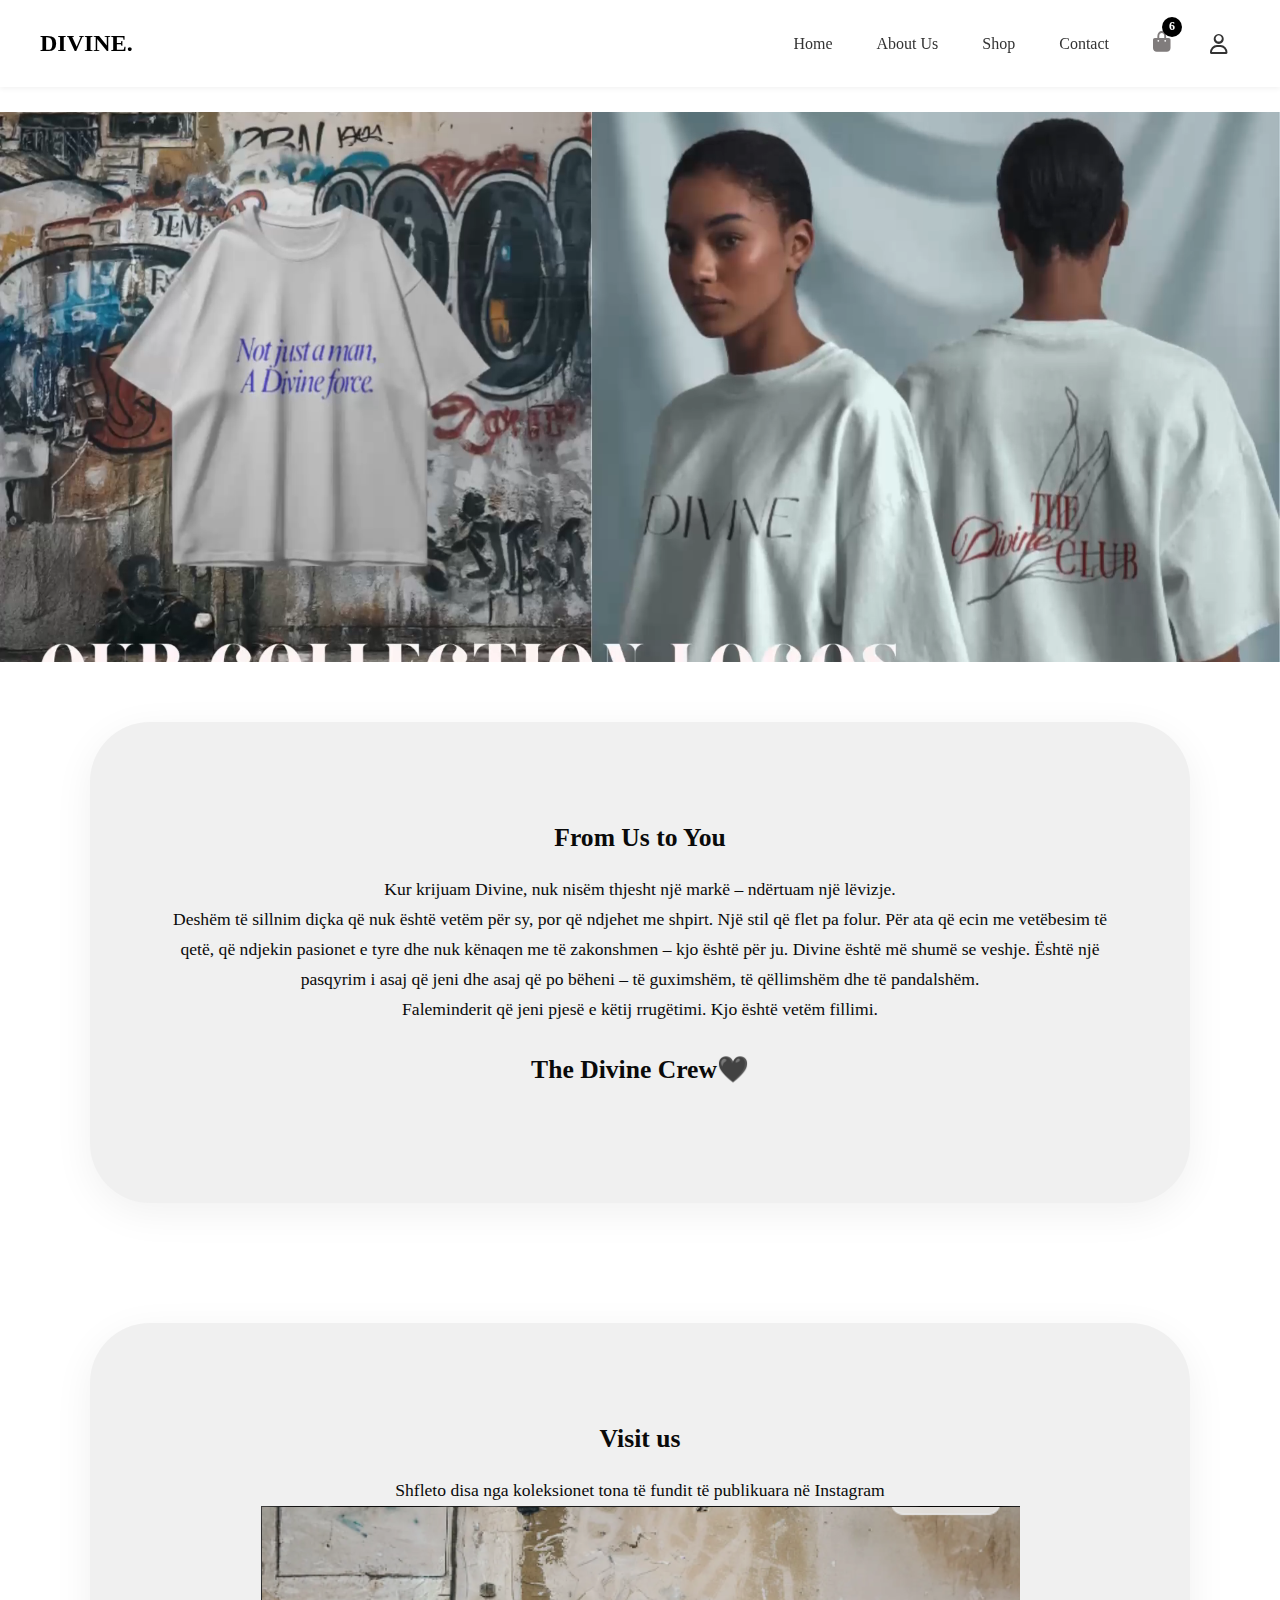
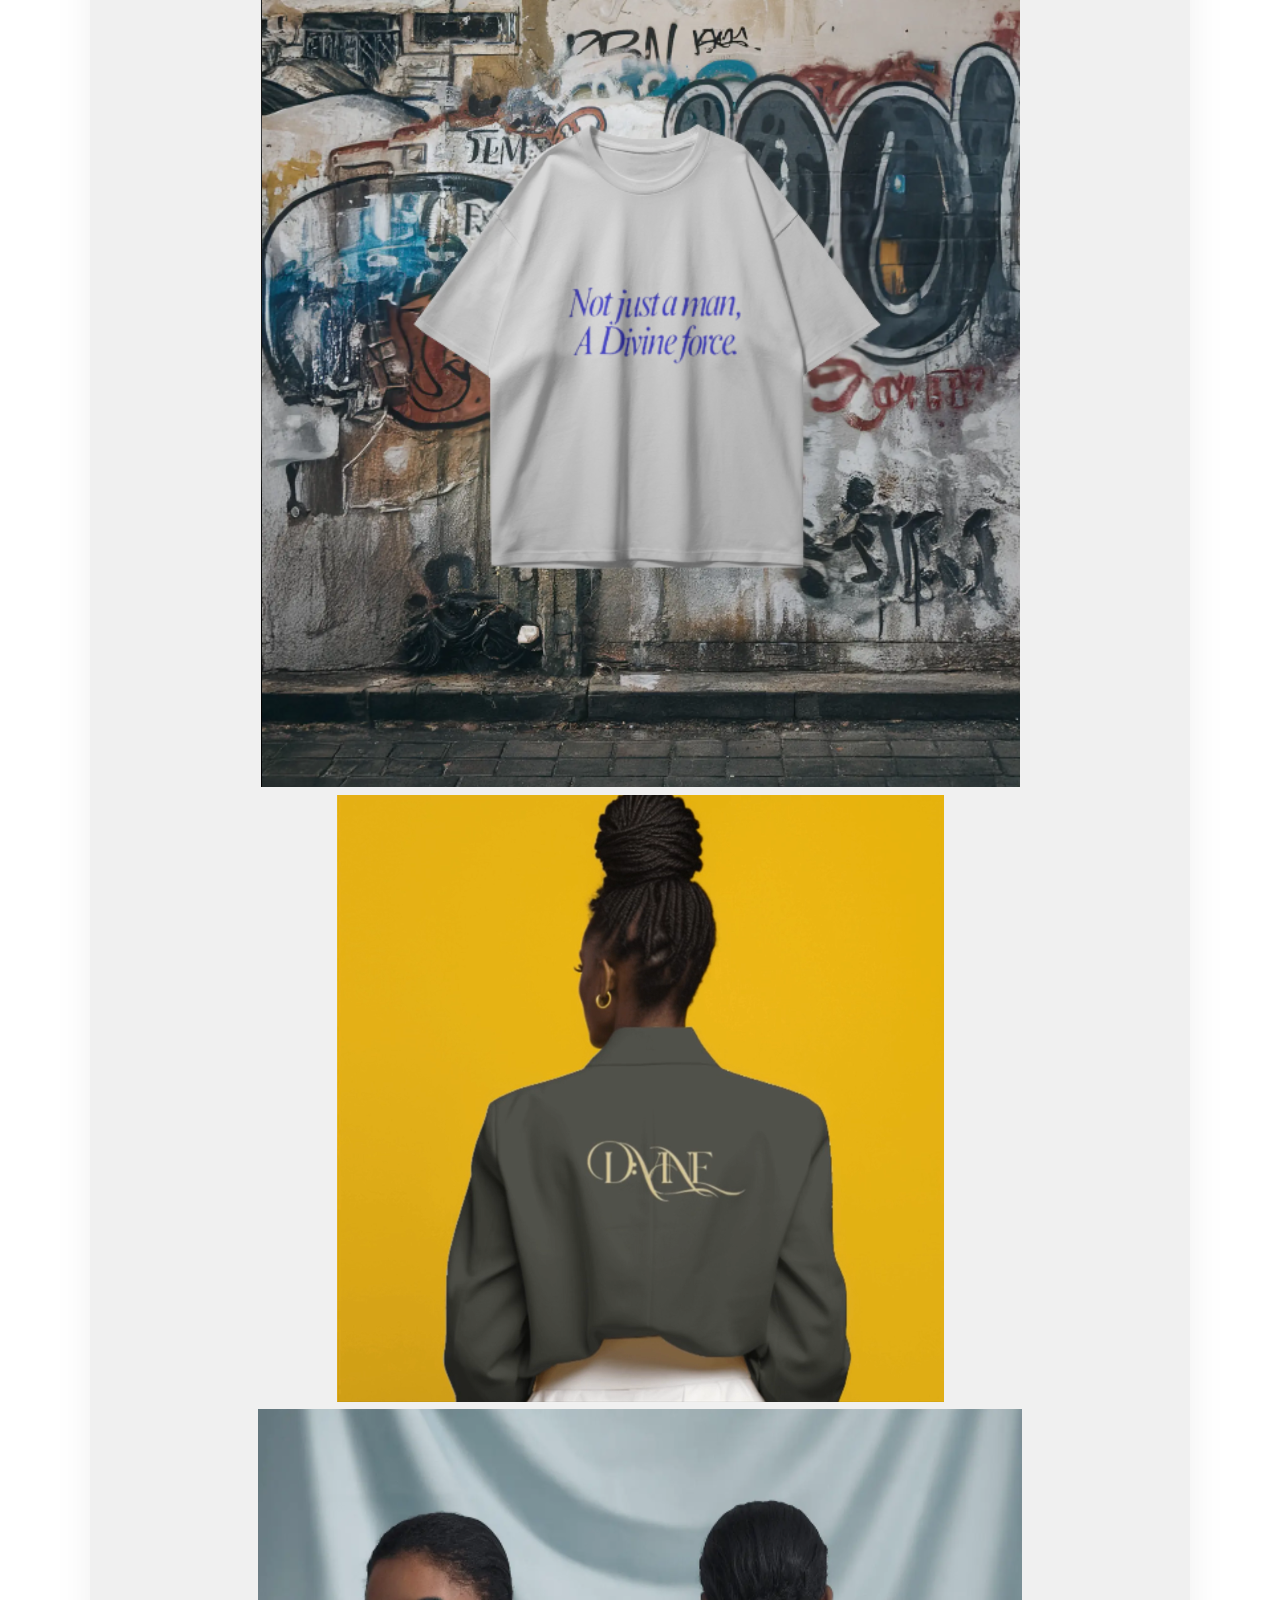
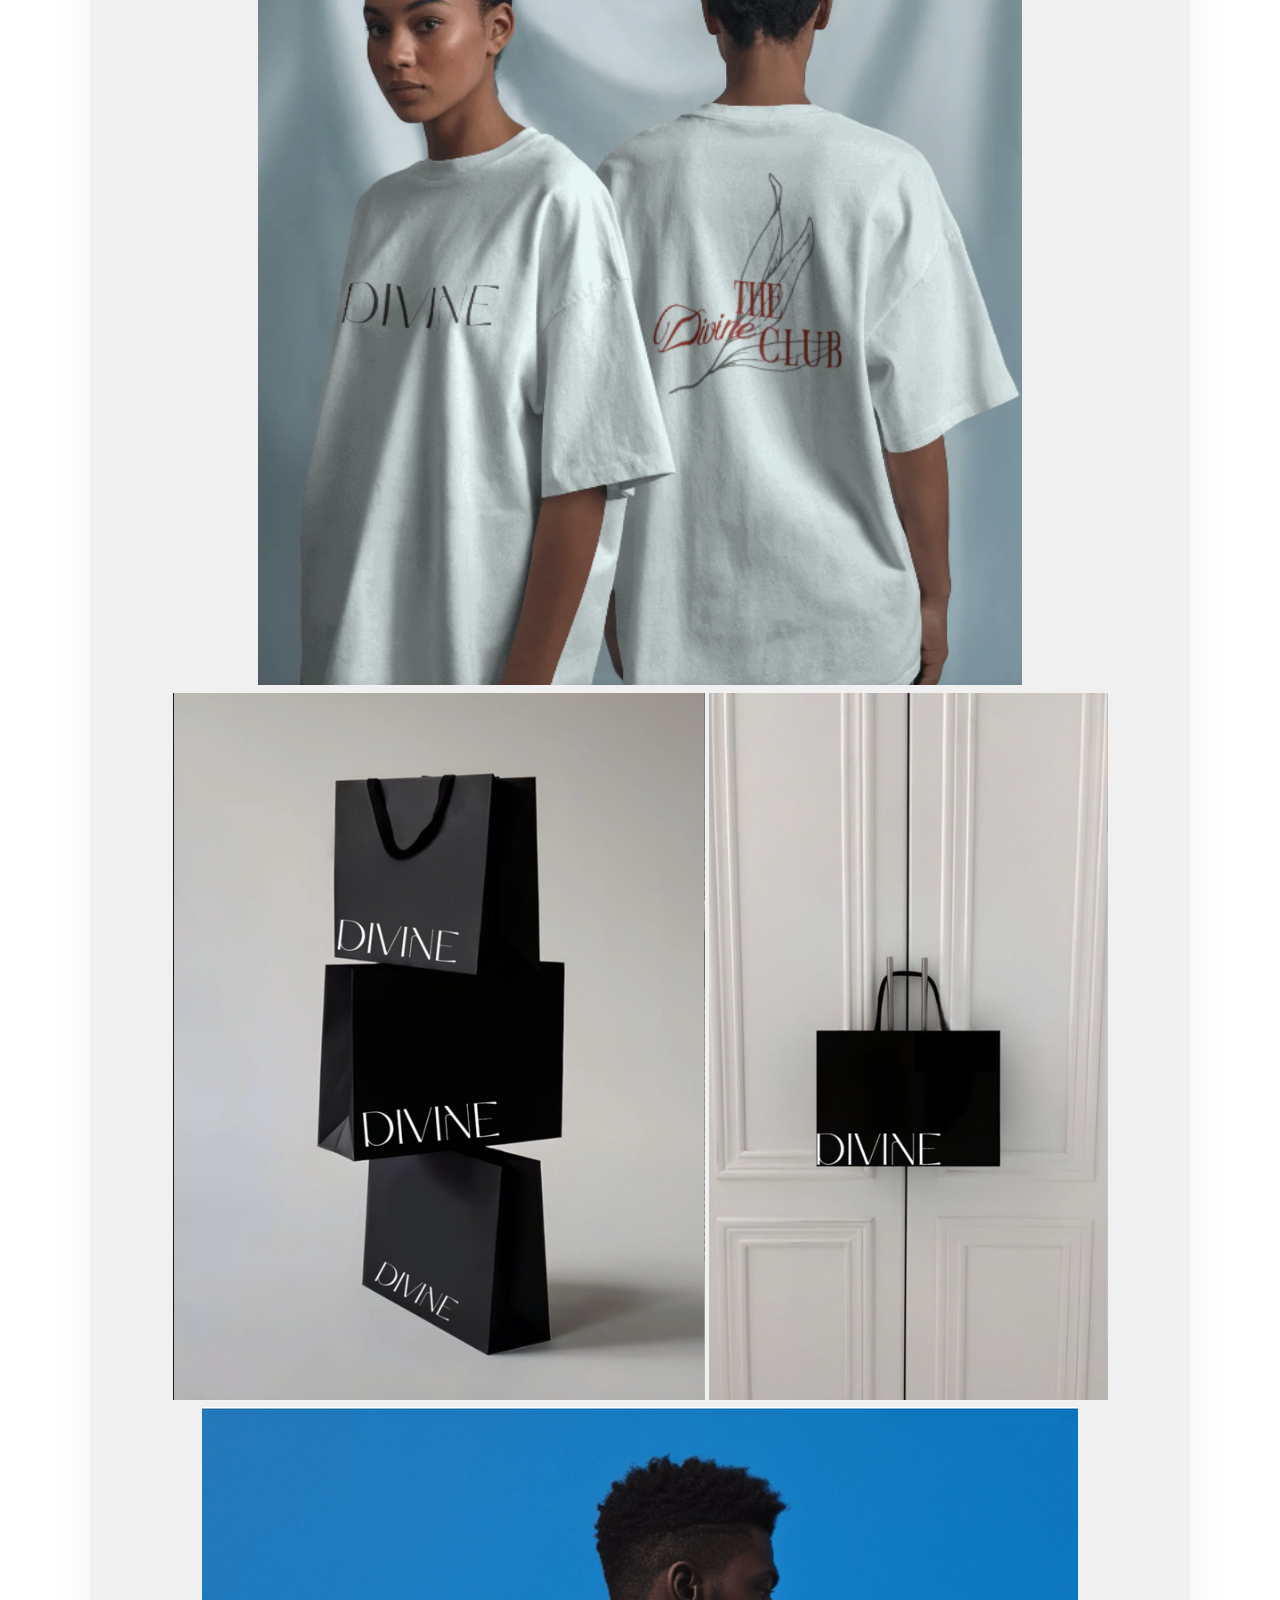
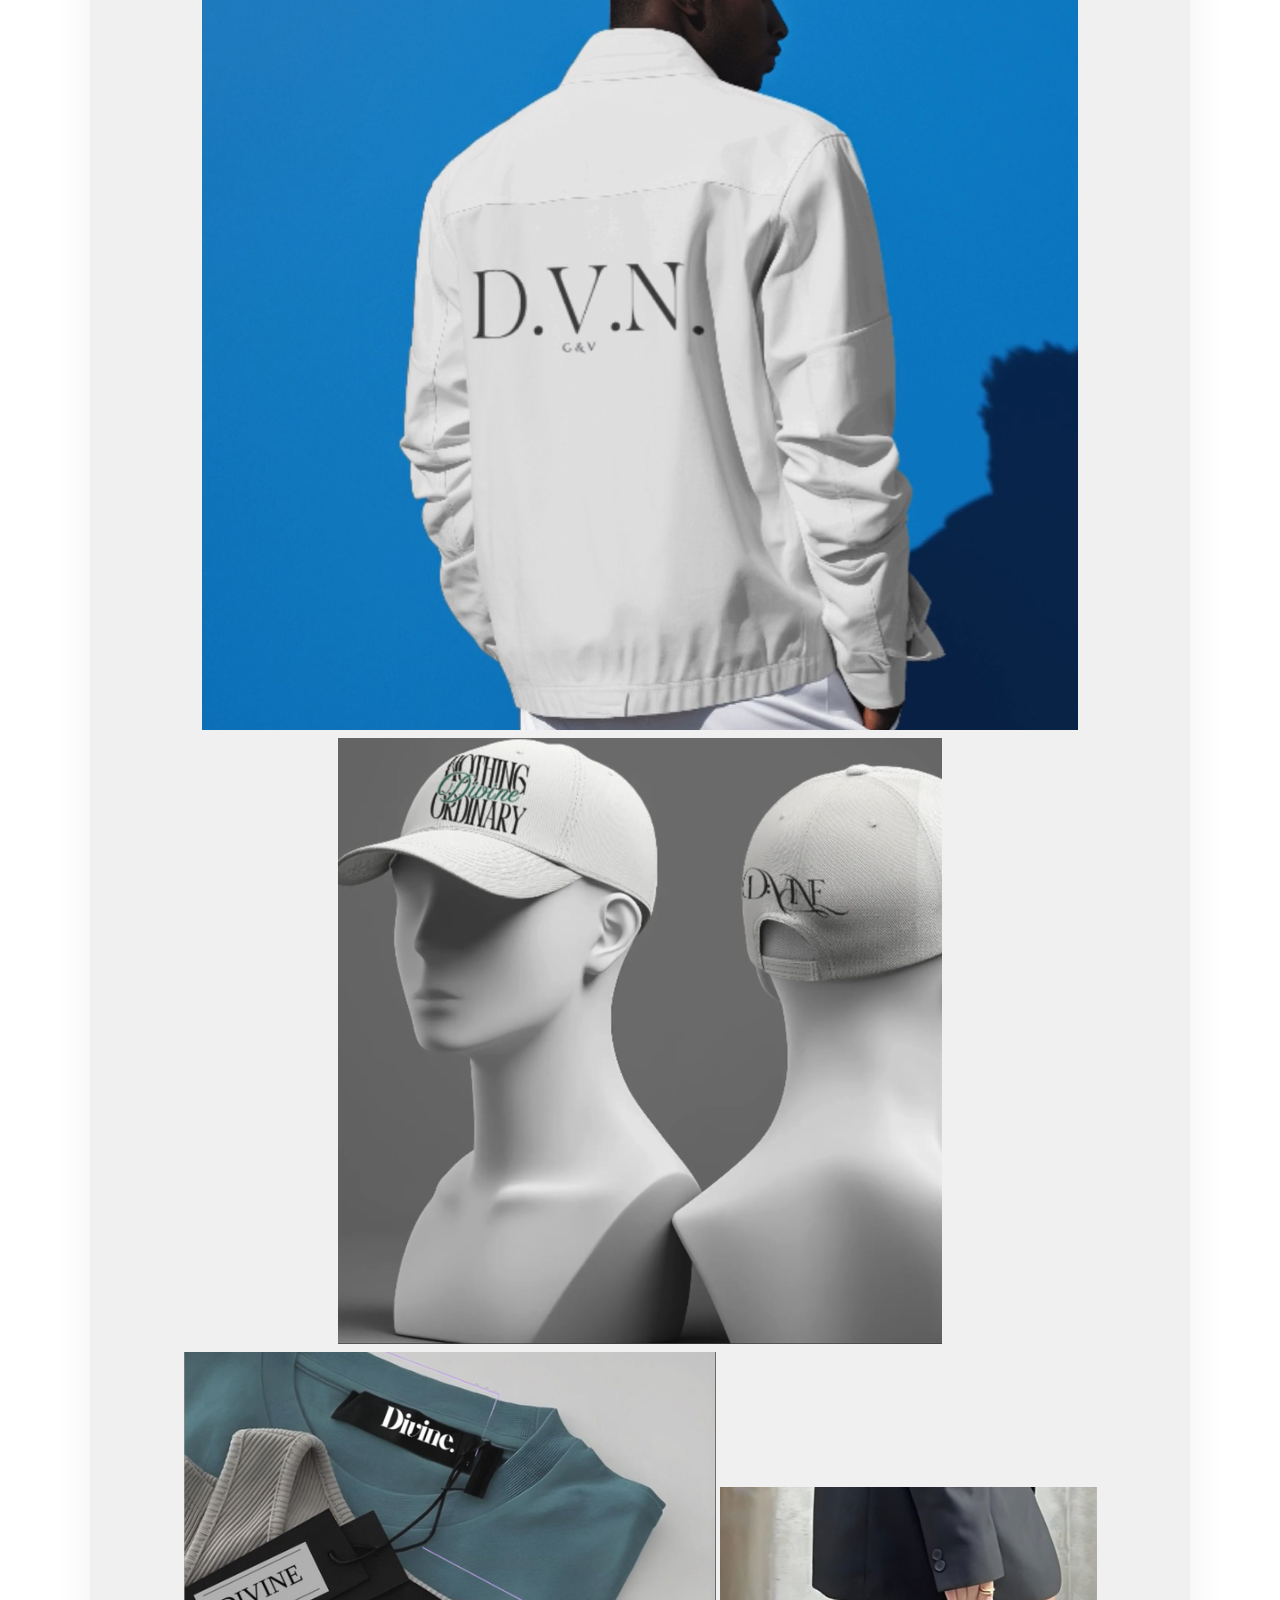
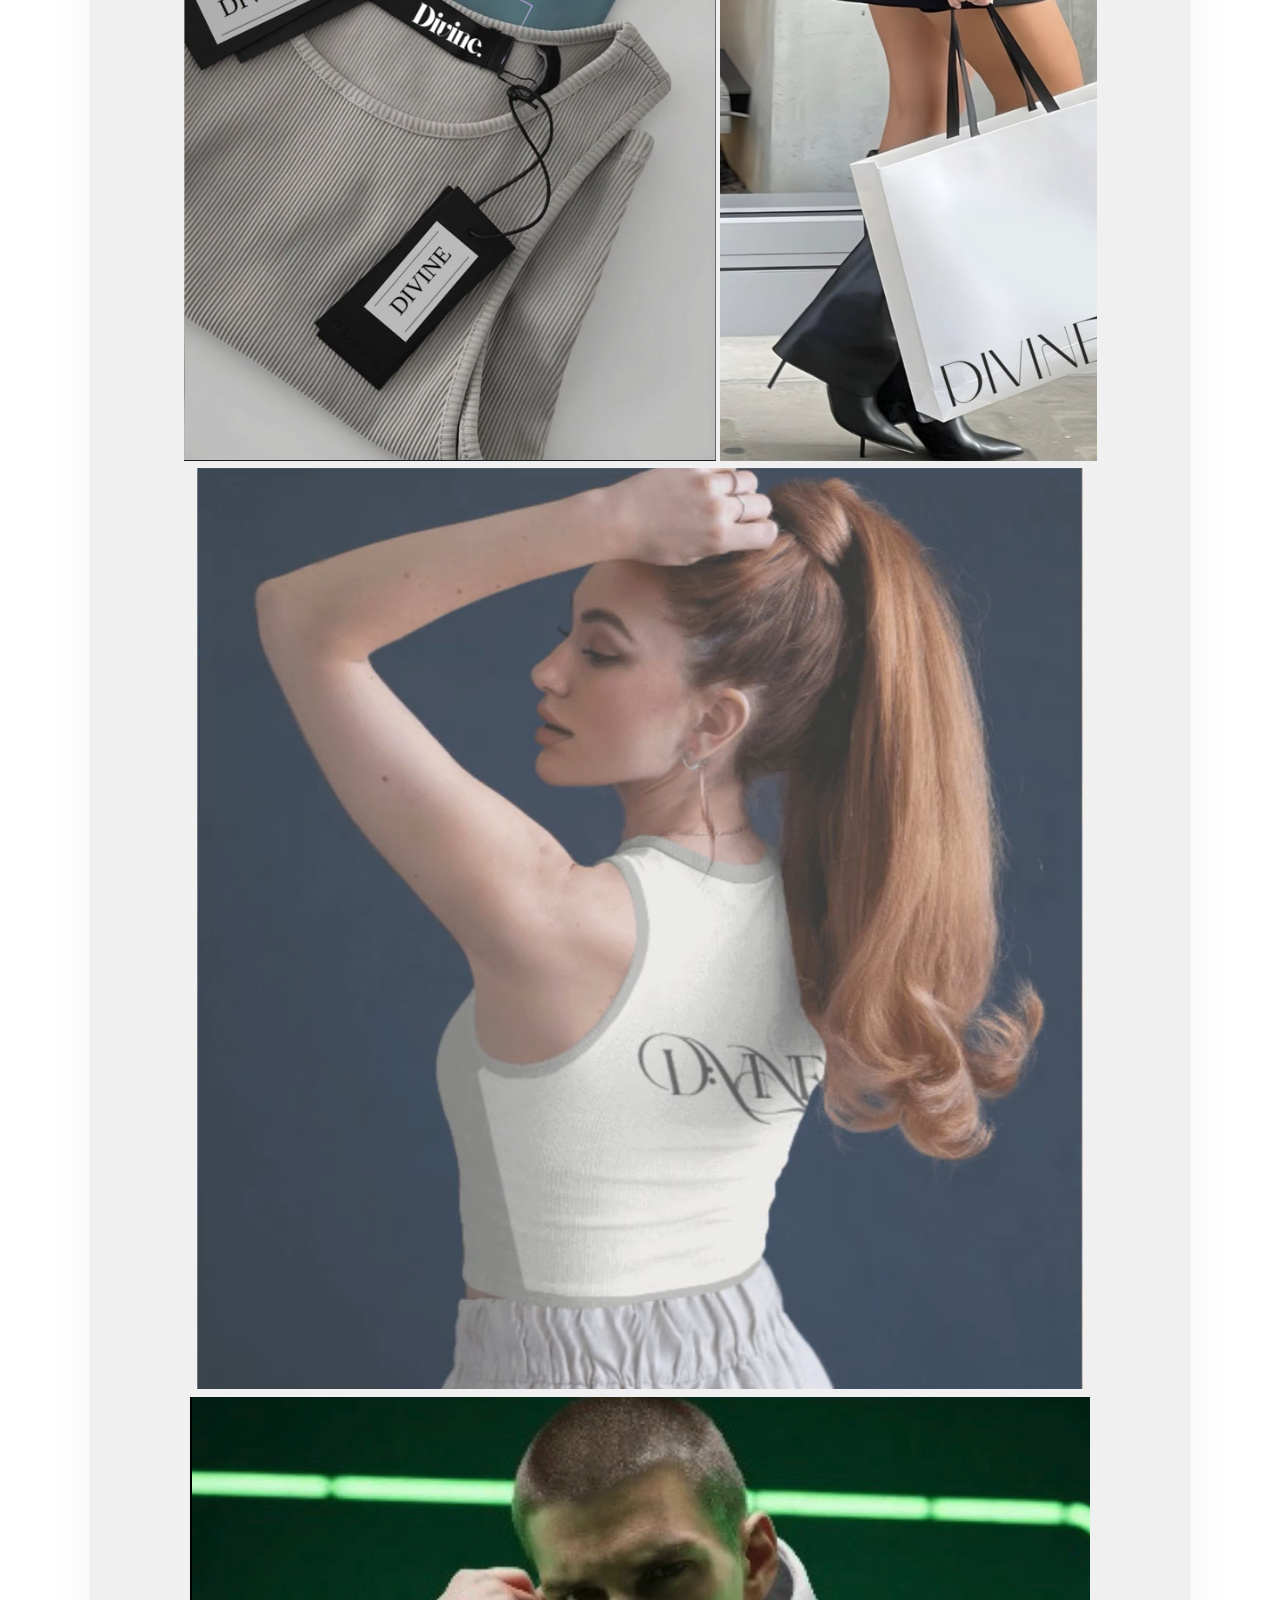
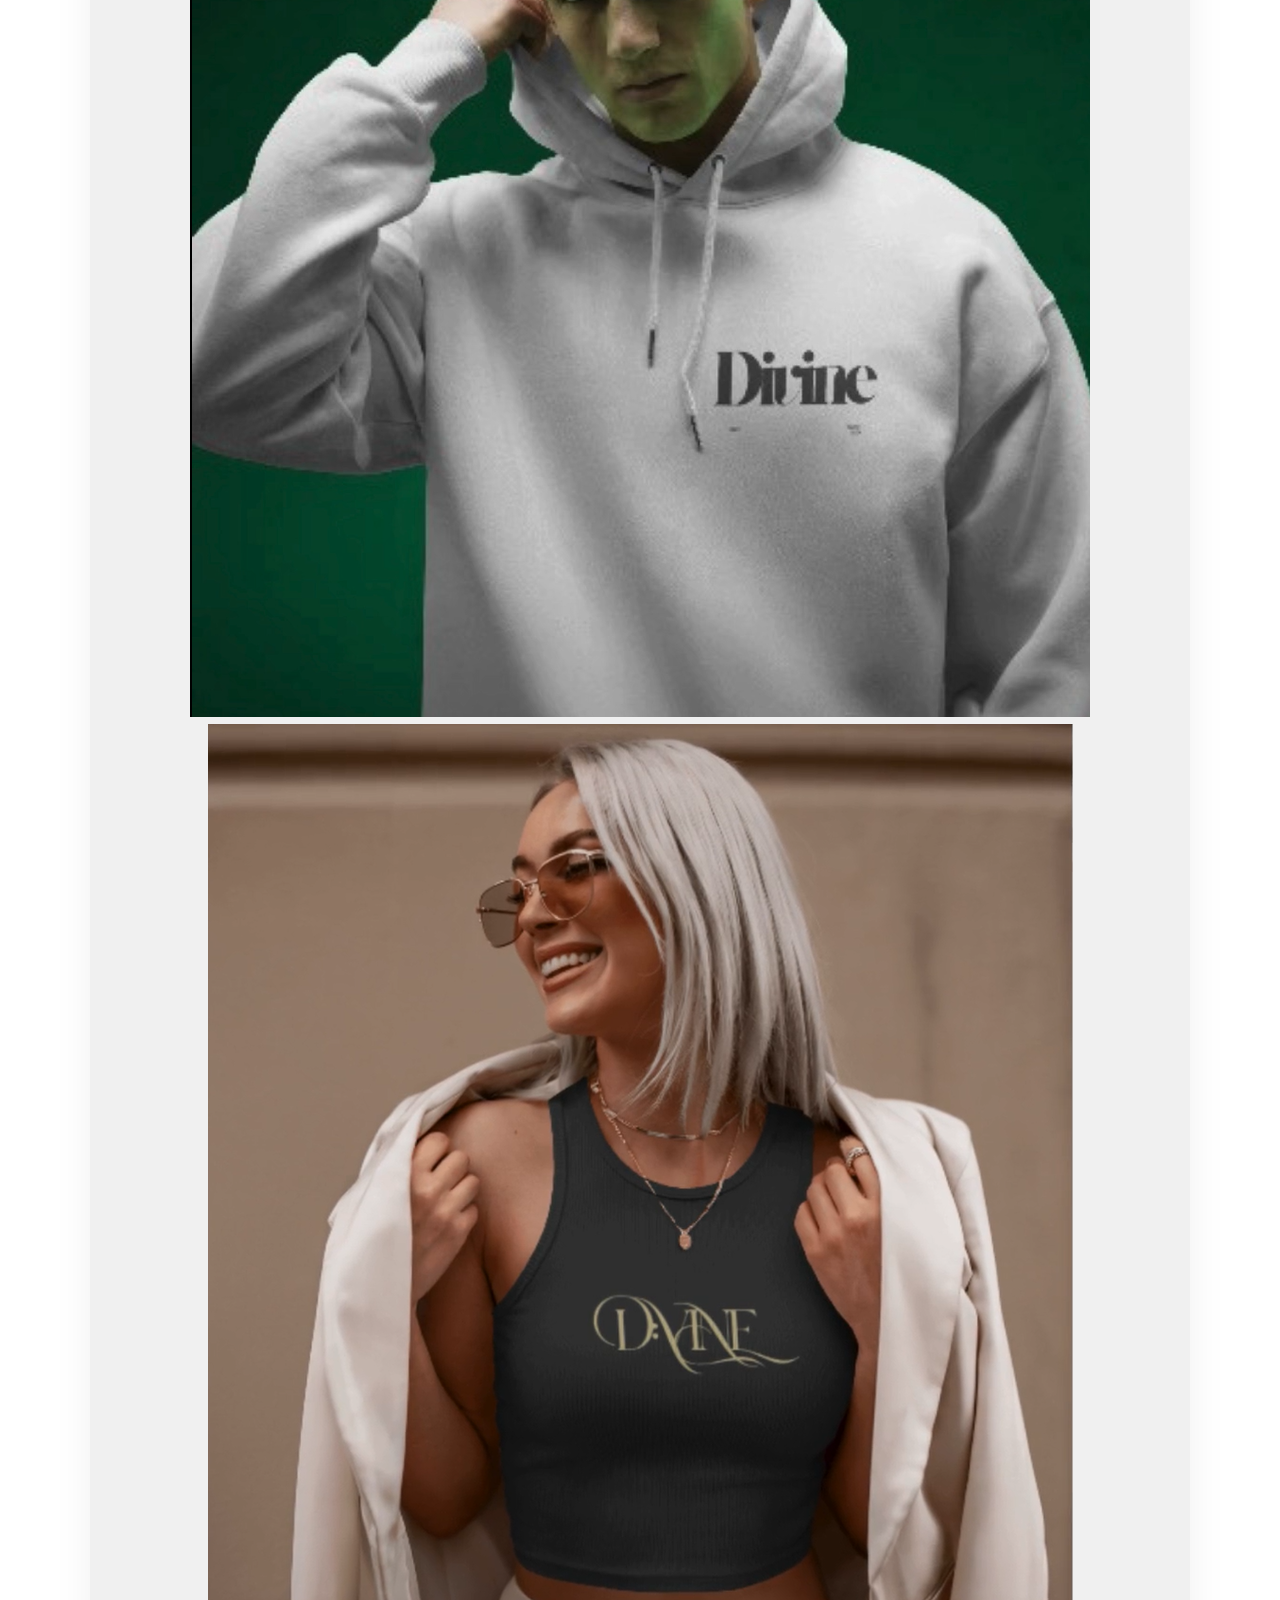
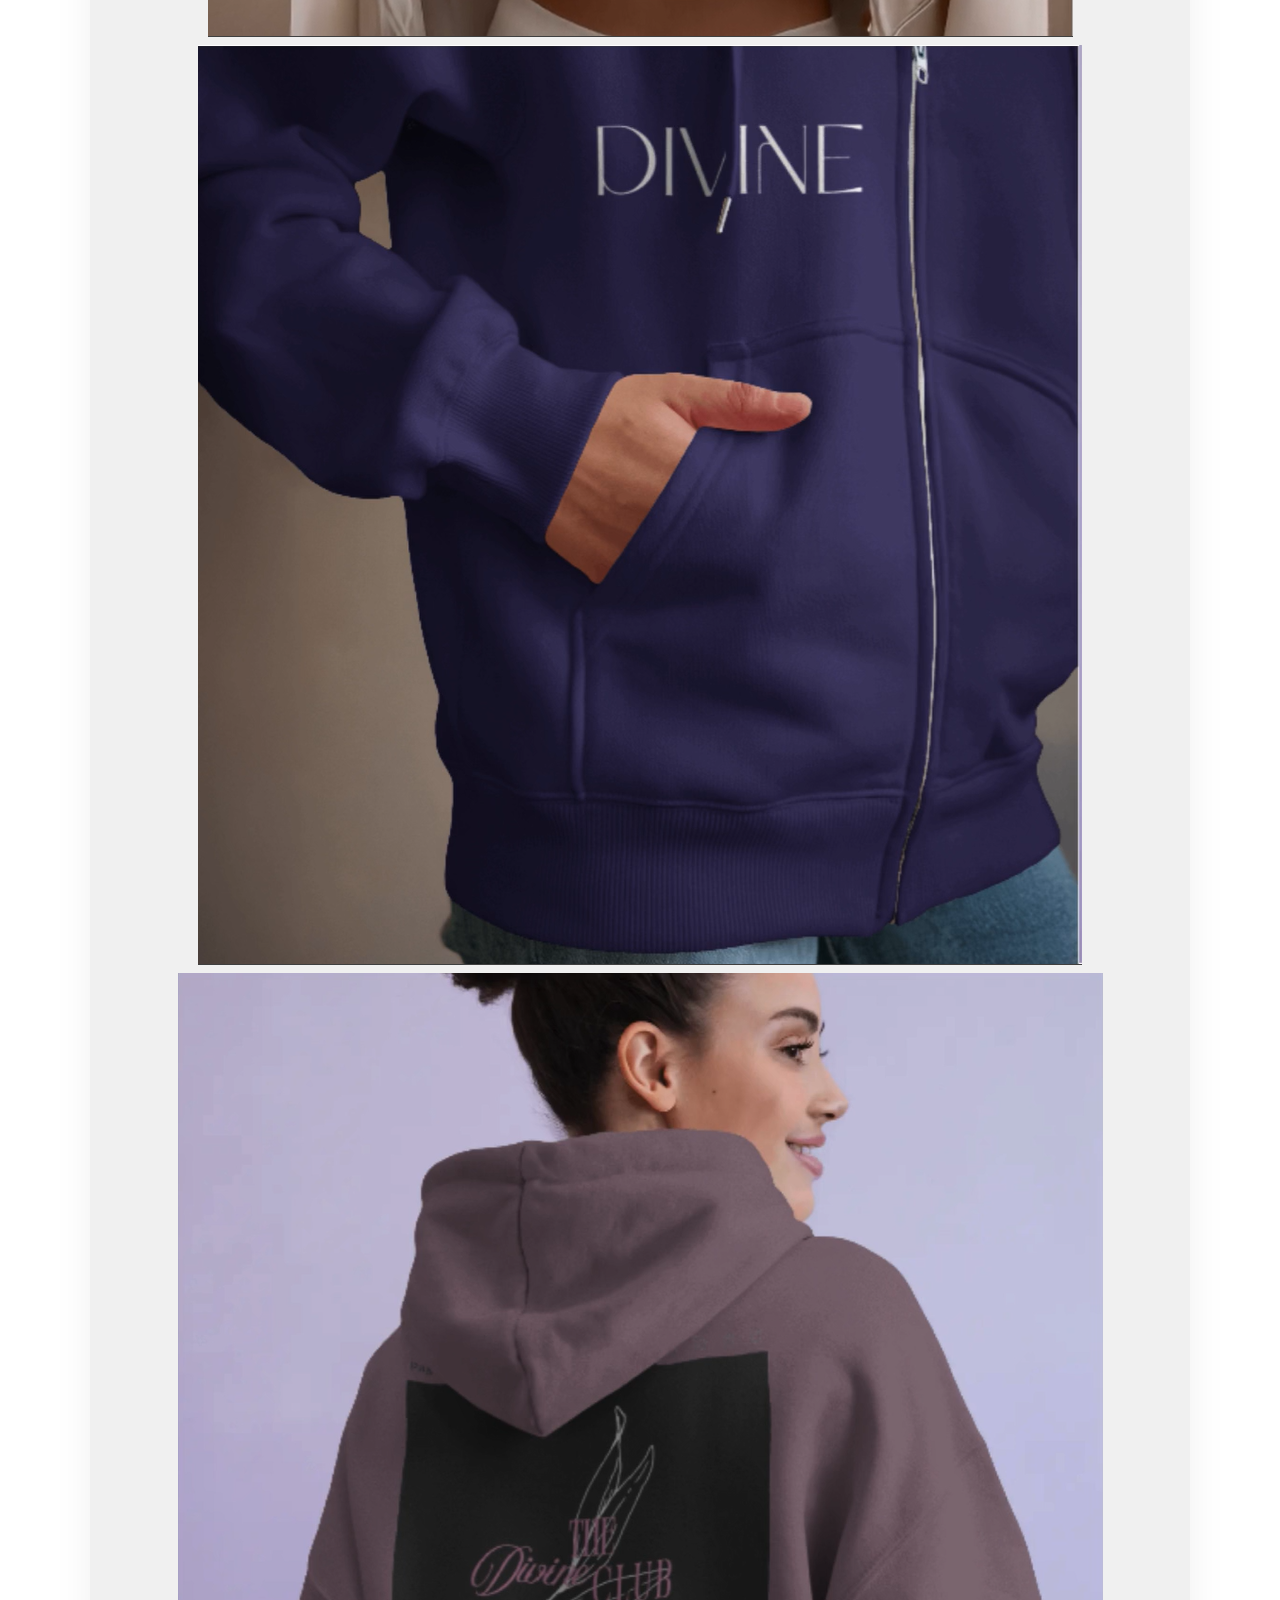
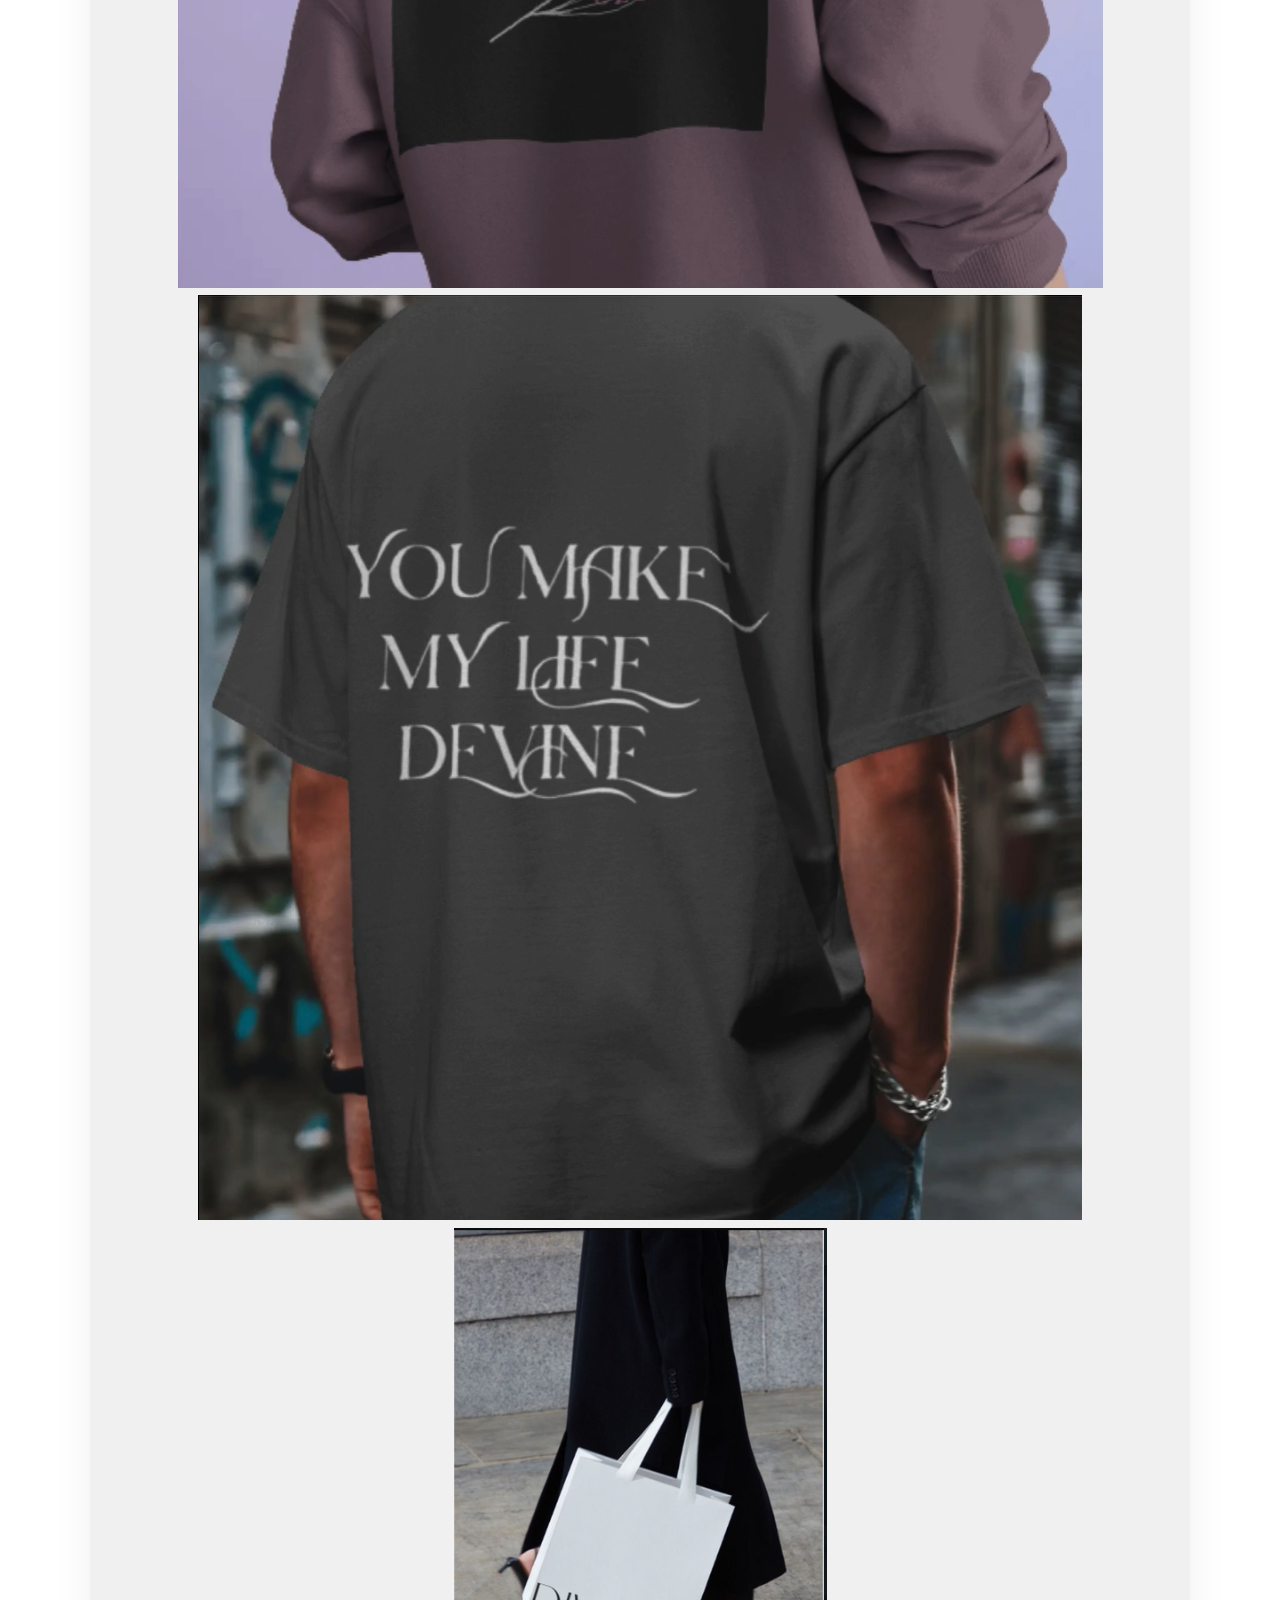
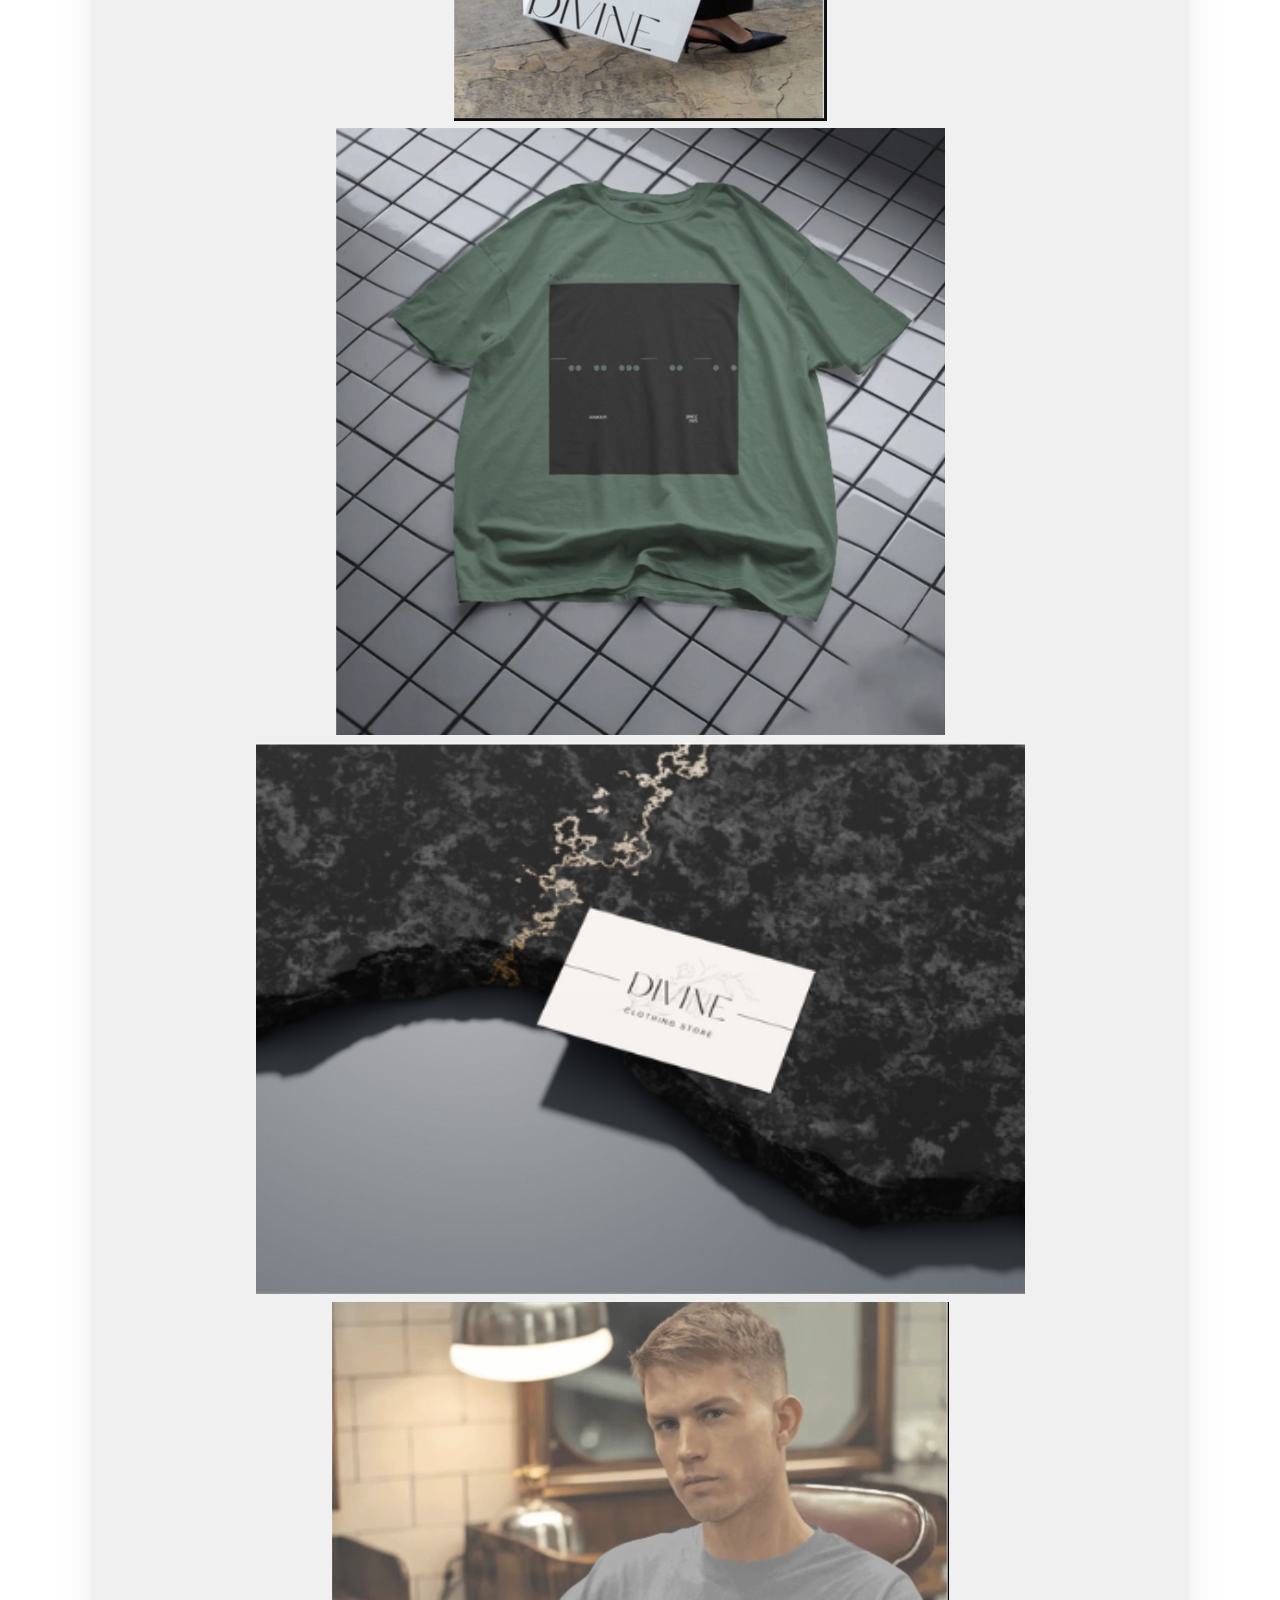
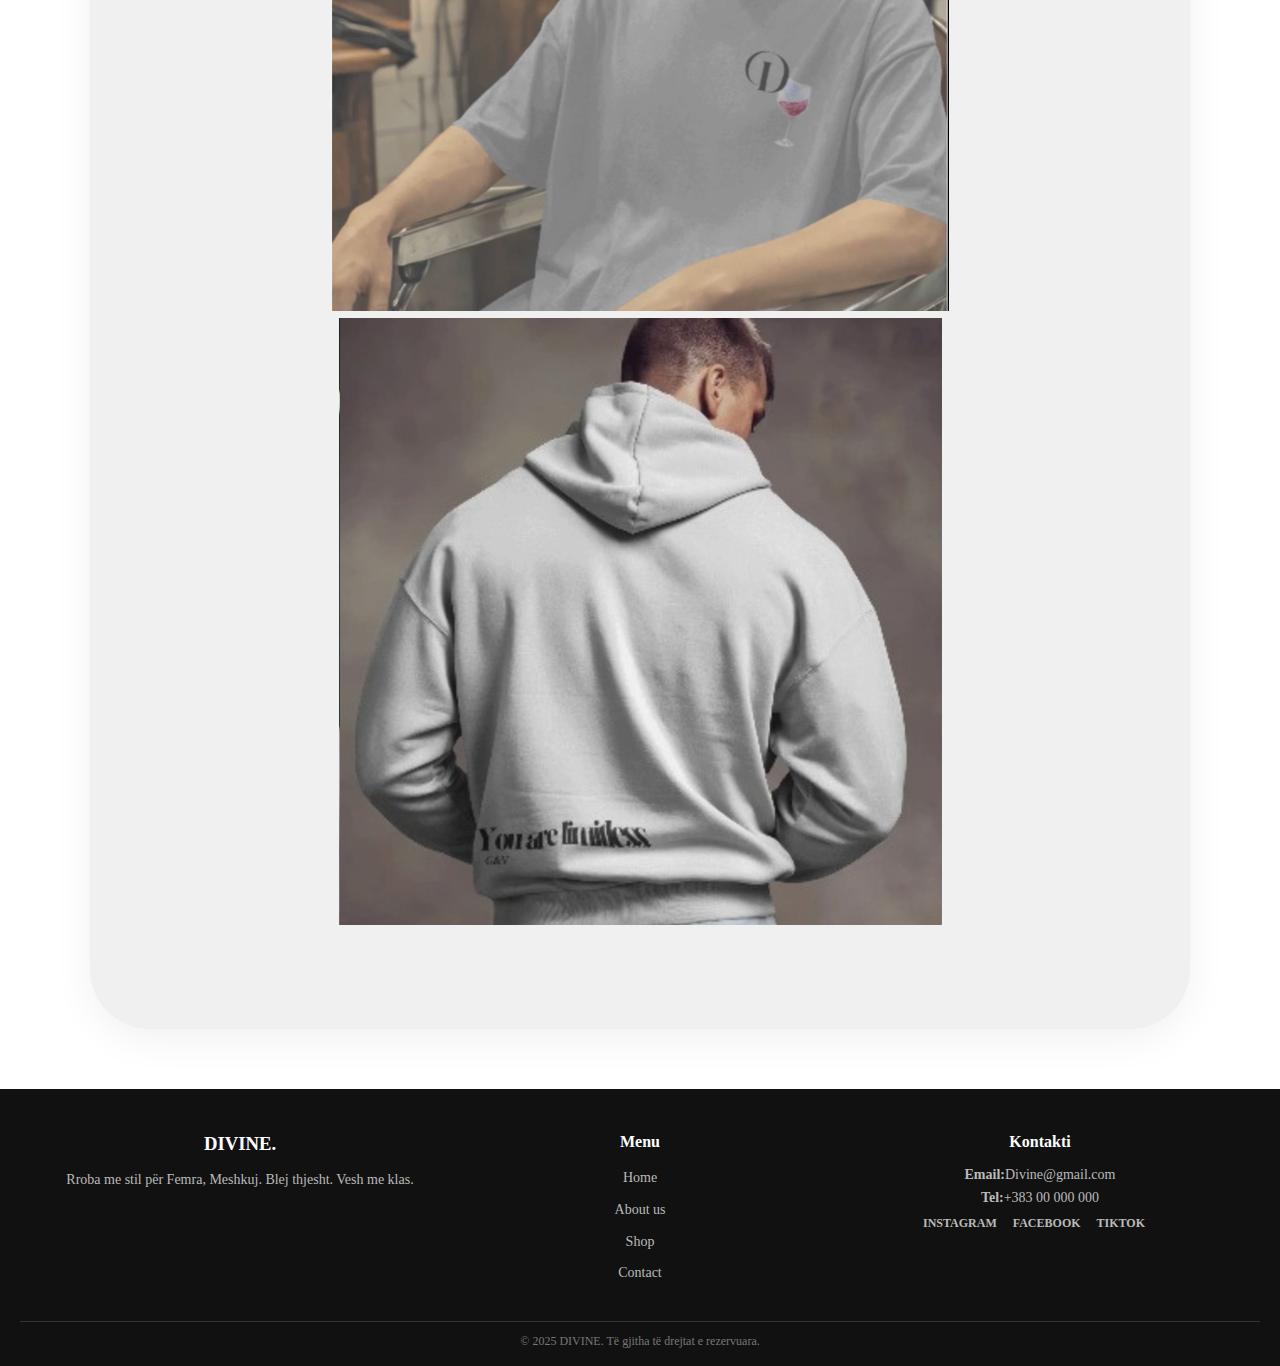
<file: aboutus.html>
<!DOCTYPE html>
<html lang="en">
<head>
  <meta charset="UTF-8">
  <meta name="viewport" content="width=device-width, initial-scale=1.0" />
  <title>DIVINE.</title>
  <link
      rel="stylesheet"
      href="https://cdnjs.cloudflare.com/ajax/libs/font-awesome/6.5.0/css/all.min.css"
    />
  <link rel="stylesheet" href="style.css">
  <link rel="stylesheet" href="style2.css">
</head>
<body>

<header>
  <a href="Index.html" style="font-size: 24px; font-weight: bold; color: black; text-decoration: none;">DIVINE.</a>
  <button class="hamburger-menu" aria-label="Toggle menu">
    <i class="fa-solid fa-bars"></i>
  </button>
  <nav class="right-section">
    <div class="nav-links">
      <a href="Index.html">Home</a>
      <a href="Aboutus.html">About Us</a>
      <a href="Shop.html">Shop</a>
      <a href="Contacts.html">Contact</a>
    </div>
    <div class="nav-icons">
      <a href="Cart.html" class="cart-icon">
        <i class="fa-solid fa-bag-shopping"></i>
        <span class="cart-counter">6</span>
      </a>
      <a href="Login.html" class="account-icon">
        <i class="fa-regular fa-user"></i>
      </a>
    </div>
  </nav>
</header>
<br> 
        <video class="responsive-video" autoplay muted loop>
            <source src="aboutusvideo/ourcollection.mp4" type="video/mp4">
        </video>
        <div class="container">
      <h2>From Us to You</h2>
      <p>
        Kur krijuam Divine, nuk nisëm thjesht një markë – ndërtuam një lëvizje.
        <br>
        Deshëm të sillnim diçka që nuk është vetëm për sy, por që ndjehet me shpirt. Një stil që flet pa folur. Për ata që ecin me vetëbesim të qetë, që ndjekin pasionet e tyre dhe nuk kënaqen me të zakonshmen – kjo është për ju.
        Divine është më shumë se veshje. Është një pasqyrim i asaj që jeni dhe asaj që po bëheni – të guximshëm, të qëllimshëm dhe të pandalshëm.
        <br>
        Faleminderit që jeni pjesë e këtij rrugëtimi.
        Kjo është vetëm fillimi.</p>
        <br>
    <h4>The Divine Crew🖤</h4>
      </p>
    </div>

 <section class="shop-ig">
    <div class="container">
      <h2>Visit us </h2>
      <p>Shfleto disa nga koleksionet tona të fundit të publikuara në Instagram</p>
      <div class="gallery">
        <img src="reklama/8.png" alt="Koleksioni 1">
        <img src="reklama/17.png" alt="Koleksioni 2">
        <img src="reklama/9.png" alt="Koleksioni 3">
        <img src="reklama/12.png" alt="Koleksioni 4">
        <img src="reklama/14.png" alt="Koleksioni 5">
        <img src="reklama/3.png" alt="Koleksioni 6">
        <img src="reklama/19.png" alt="Koleksioni 7">
        <img src="reklama/13.png" alt="Koleksioni 8">
        <img src="reklama/11.png" alt="Koleksioni 9">
        <img src="reklama/6.png" alt="Koleksioni 10">
        <img src="reklama/7.png" alt="Koleksioni 11">
        <img src="reklama/5.png" alt="Koleksioni 12">
        <img src="reklama/1.png" alt="Koleksioni 13">
        <img src="reklama/2.png" alt="Koleksioni 14">
        <img src="reklama/4.png" alt="Koleksioni 15">
        <img src="reklama/16.png" alt="Koleksioni 17">
        <img src="reklama/18.png" alt="Koleksioni 18">
        <img src="reklama/10.png" alt="Koleksioni 19">
        <img src="reklama/20.png" alt="Koleksioni 20">
        <img src="reklama/21.png" alt="Koleksioni 21">
      </div>
    </div>
  </section>

  <footer class="main-footer">
          <div class="footer-content">
            <div class="footer-column">
              <h3>DIVINE.</h3>
              <p>Rroba me stil për Femra,
                 Meshkuj. Blej thjesht.
                  Vesh me klas.</p>
              </div>
              <div class="footer-column">
                <h4>Menu</h4>
                <ul>
                  <li><a href="index.html">Home</a></li>
                  <li><a href="aboutus.html">About us</a></li>
                  <li><a href="shop.html">Shop</a></li>
                  <li><a href="contact.html">Contact</a></li>
                </ul>
              </div>
              <div class="footer-column">
                <h4>Kontakti</h4>
                <p><strong>Email:</strong>Divine@gmail.com</p>
                 <p><strong>Tel:</strong>+383 00 000 000</p>
                 <div class="socials">
                  <a href="https://www.instagram.com/">Instagram</a>
                  <a href="https://www.facebook.com/">Facebook</a>
                  <a href="https://www.tiktok.com/">TikTok</a>
                 </div>
              </div>
            </div>
            <div class="footer-bottom">
            <p>&copy; 2025 DIVINE. Të gjitha të drejtat e rezervuara.</p>
           </div>
          
        </footer>

        <script>
          // Hamburger Menu Toggle
          const hamburgerMenu = document.querySelector(".hamburger-menu");
          const navLinks = document.querySelector(".nav-links");
          const hamburgerIcon = hamburgerMenu?.querySelector("i");

          if (hamburgerMenu && navLinks && hamburgerIcon) {
            hamburgerMenu.addEventListener("click", () => {
              navLinks.classList.toggle("active");
              if (navLinks.classList.contains("active")) {
                hamburgerIcon.classList.remove("fa-bars");
                hamburgerIcon.classList.add("fa-times");
              } else {
                hamburgerIcon.classList.remove("fa-times");
                hamburgerIcon.classList.add("fa-bars");
              }
            });

            // Close menu when clicking on a link
            const navLinksItems = document.querySelectorAll(".nav-links a");
            navLinksItems.forEach((link) => {
              link.addEventListener("click", () => {
                navLinks.classList.remove("active");
                hamburgerIcon.classList.remove("fa-times");
                hamburgerIcon.classList.add("fa-bars");
              });
            });
          }
        </script>
        </body>
        </html>
</file>
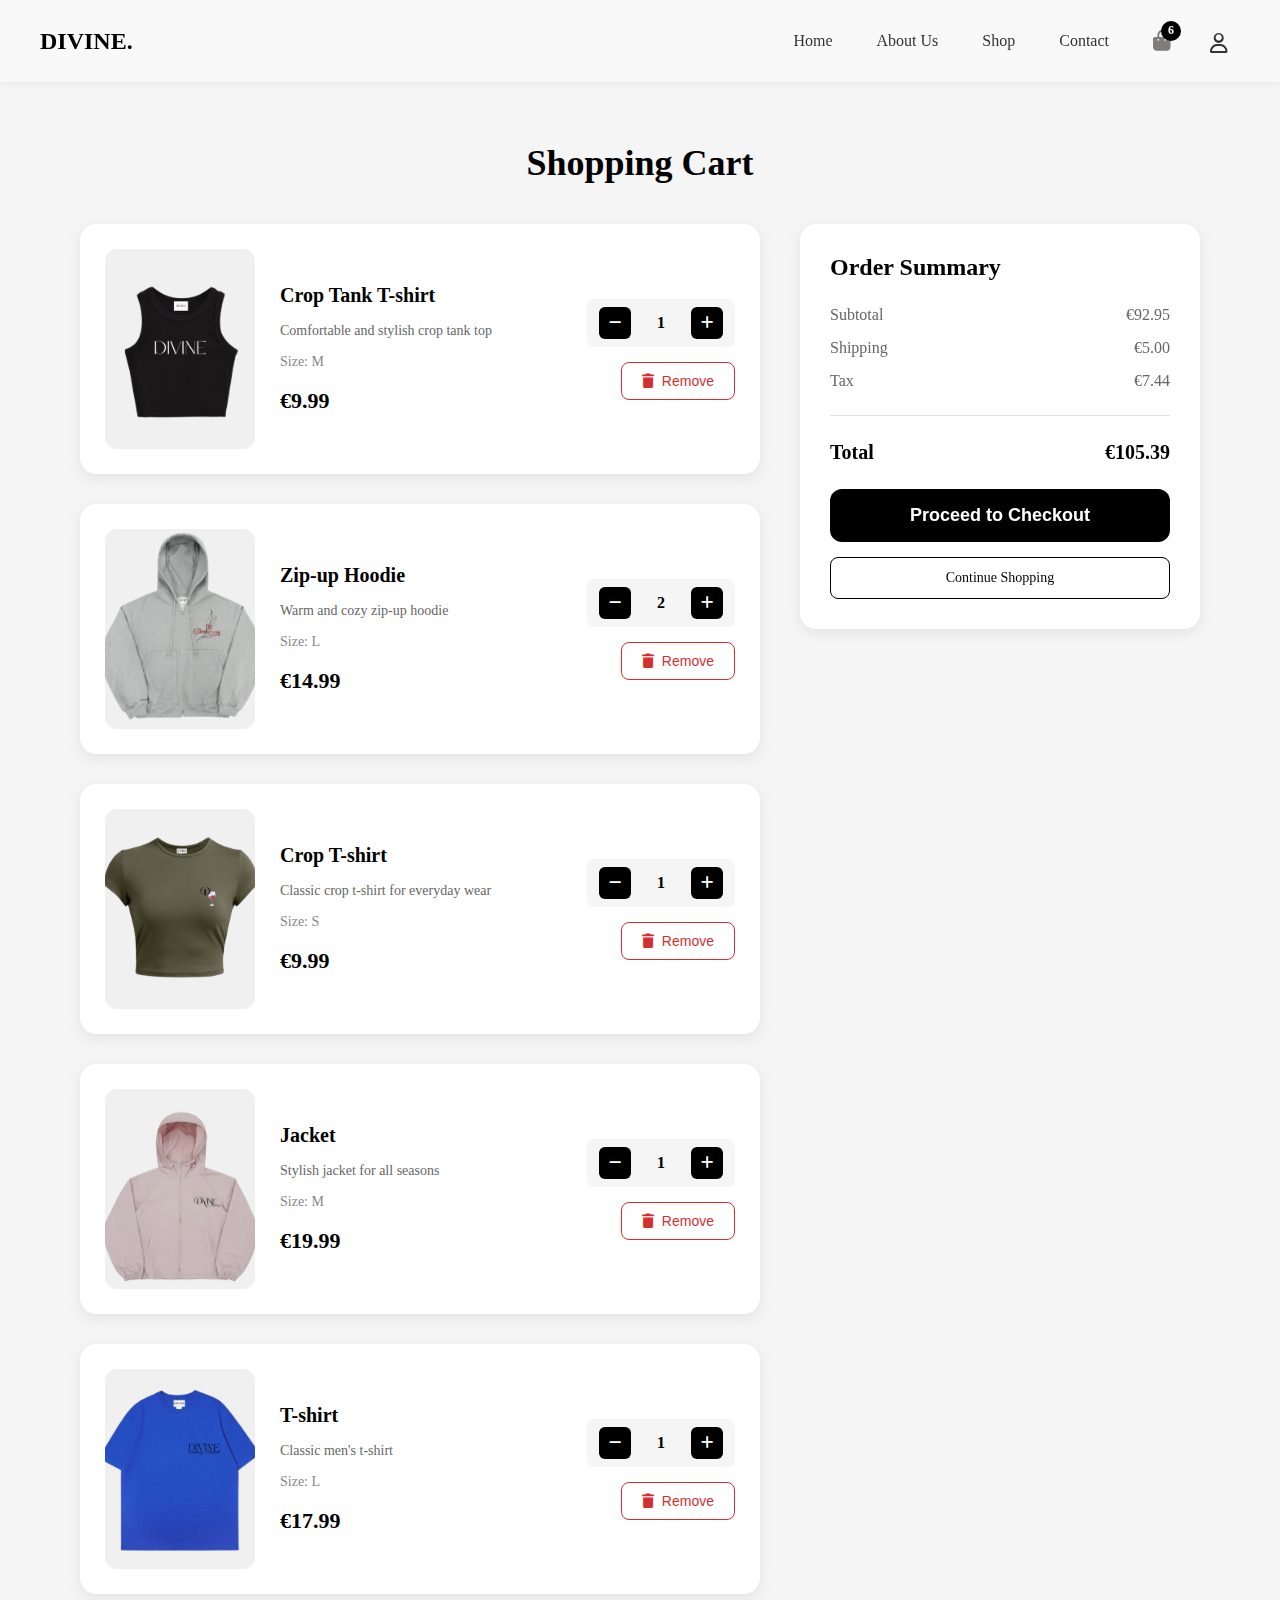
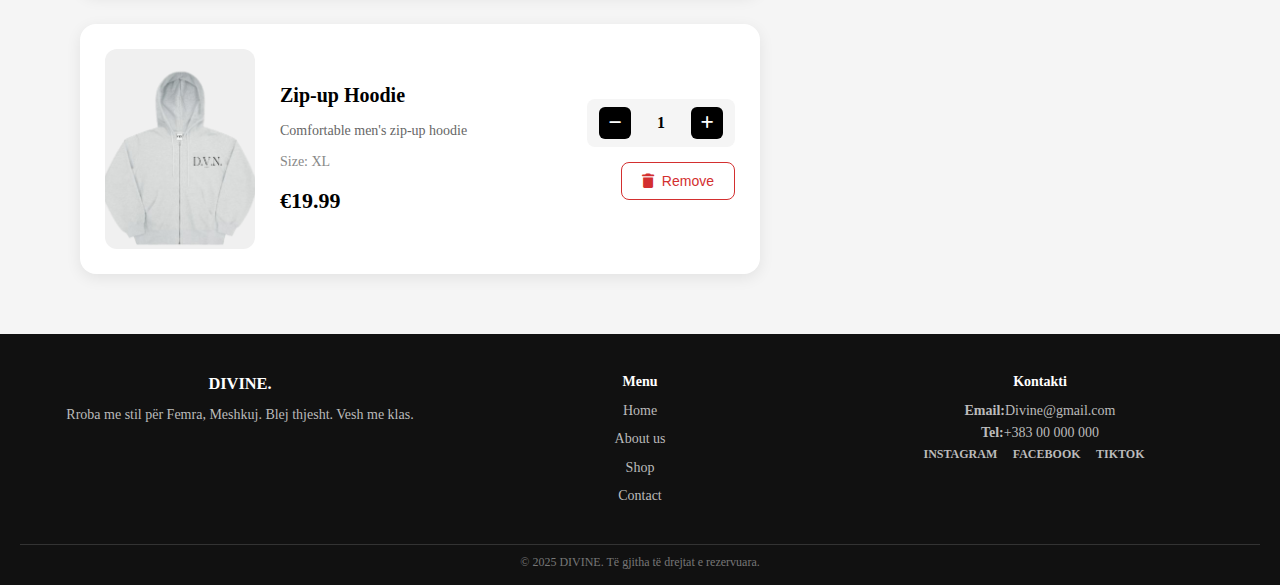
<file: Cart.html>
<!DOCTYPE html>
<html lang="en">
  <head>
    <meta charset="UTF-8" />
    <meta name="viewport" content="width=device-width, initial-scale=1.0" />
    <title>Cart - DIVINE.</title>
    <link
      rel="stylesheet"
      href="https://cdnjs.cloudflare.com/ajax/libs/font-awesome/6.5.0/css/all.min.css"
    />
    <link rel="stylesheet" href="style.css">
    <link rel="stylesheet" href="cart.css" />
  </head>
  <body>
    <header>
      <a
        href="Index.html"
        style="
          font-size: 24px;
          font-weight: bold;
          color: black;
          text-decoration: none;
        "
        >DIVINE.</a
      >
      <button class="hamburger-menu" aria-label="Toggle menu">
        <i class="fa-solid fa-bars"></i>
      </button>
      <nav class="right-section">
        <div class="nav-links">
          <a href="Index.html">Home</a>
          <a href="Aboutus.html">About Us</a>
          <a href="Shop.html">Shop</a>
          <a href="Contacts.html">Contact</a>
        </div>
        <div class="nav-icons">
          <a href="Cart.html" class="cart-icon">
            <i class="fa-solid fa-bag-shopping"></i>
            <span class="cart-counter">6</span>
          </a>
          <a href="Login.html" class="account-icon">
            <i class="fa-regular fa-user"></i>
          </a>
        </div>
      </nav>
    </header>
    <div class="shop-container">
      <h1>Shopping Cart</h1>
      <div class="cart-content">
        <div class="cart-items">
          <div class="cart-item">
            <div class="item-image">
              <img src="imgF/p1.png" alt="Crop Tank T-shirt" />
            </div>
            <div class="item-details">
              <h3>Crop Tank T-shirt</h3>
              <p class="item-description">
                Comfortable and stylish crop tank top
              </p>
              <p class="item-size">Size: M</p>
              <p class="item-price">€9.99</p>
            </div>
            <div class="item-controls">
              <div class="quantity-control">
                <button
                  class="qty-btn minus"
                  onclick="updateQuantity(this, -1)"
                >
                  <i class="fa-solid fa-minus"></i>
                </button>
                <span class="quantity">1</span>
                <button class="qty-btn plus" onclick="updateQuantity(this, 1)">
                  <i class="fa-solid fa-plus"></i>
                </button>
              </div>
              <button class="remove-btn" onclick="removeItem(this)">
                <i class="fa-solid fa-trash"></i>
                Remove
              </button>
            </div>
          </div>
          <div class="cart-item">
            <div class="item-image">
              <img src="imgF/p2.png" alt="Zip-up Hoodie" />
            </div>
            <div class="item-details">
              <h3>Zip-up Hoodie</h3>
              <p class="item-description">Warm and cozy zip-up hoodie</p>
              <p class="item-size">Size: L</p>
              <p class="item-price">€14.99</p>
            </div>
            <div class="item-controls">
              <div class="quantity-control">
                <button
                  class="qty-btn minus"
                  onclick="updateQuantity(this, -1)"
                >
                  <i class="fa-solid fa-minus"></i>
                </button>
                <span class="quantity">2</span>
                <button class="qty-btn plus" onclick="updateQuantity(this, 1)">
                  <i class="fa-solid fa-plus"></i>
                </button>
              </div>
              <button class="remove-btn" onclick="removeItem(this)">
                <i class="fa-solid fa-trash"></i>
                Remove
              </button>
            </div>
          </div>
          <div class="cart-item">
            <div class="item-image">
              <img src="imgF/p3.png" alt="Crop T-shirt" />
            </div>
            <div class="item-details">
              <h3>Crop T-shirt</h3>
              <p class="item-description">
                Classic crop t-shirt for everyday wear
              </p>
              <p class="item-size">Size: S</p>
              <p class="item-price">€9.99</p>
            </div>
            <div class="item-controls">
              <div class="quantity-control">
                <button
                  class="qty-btn minus"
                  onclick="updateQuantity(this, -1)"
                >
                  <i class="fa-solid fa-minus"></i>
                </button>
                <span class="quantity">1</span>
                <button class="qty-btn plus" onclick="updateQuantity(this, 1)">
                  <i class="fa-solid fa-plus"></i>
                </button>
              </div>
              <button class="remove-btn" onclick="removeItem(this)">
                <i class="fa-solid fa-trash"></i>
                Remove
              </button>
            </div>
          </div>
          <div class="cart-item">
            <div class="item-image">
              <img src="imgF/p4.png" alt="Jacket" />
            </div>
            <div class="item-details">
              <h3>Jacket</h3>
              <p class="item-description">Stylish jacket for all seasons</p>
              <p class="item-size">Size: M</p>
              <p class="item-price">€19.99</p>
            </div>
            <div class="item-controls">
              <div class="quantity-control">
                <button
                  class="qty-btn minus"
                  onclick="updateQuantity(this, -1)"
                >
                  <i class="fa-solid fa-minus"></i>
                </button>
                <span class="quantity">1</span>
                <button class="qty-btn plus" onclick="updateQuantity(this, 1)">
                  <i class="fa-solid fa-plus"></i>
                </button>
              </div>
              <button class="remove-btn" onclick="removeItem(this)">
                <i class="fa-solid fa-trash"></i>
                Remove
              </button>
            </div>
          </div>
          <div class="cart-item">
            <div class="item-image">
              <img src="imgM/p7.png" alt="T-shirt" />
            </div>
            <div class="item-details">
              <h3>T-shirt</h3>
              <p class="item-description">Classic men's t-shirt</p>
              <p class="item-size">Size: L</p>
              <p class="item-price">€17.99</p>
            </div>
            <div class="item-controls">
              <div class="quantity-control">
                <button
                  class="qty-btn minus"
                  onclick="updateQuantity(this, -1)"
                >
                  <i class="fa-solid fa-minus"></i>
                </button>
                <span class="quantity">1</span>
                <button class="qty-btn plus" onclick="updateQuantity(this, 1)">
                  <i class="fa-solid fa-plus"></i>
                </button>
              </div>
              <button class="remove-btn" onclick="removeItem(this)">
                <i class="fa-solid fa-trash"></i>
                Remove
              </button>
            </div>
          </div>

          <div class="cart-item">
            <div class="item-image">
              <img src="imgM/p9.png" alt="Zip-up Hoodie" />
            </div>
            <div class="item-details">
              <h3>Zip-up Hoodie</h3>
              <p class="item-description">Comfortable men's zip-up hoodie</p>
              <p class="item-size">Size: XL</p>
              <p class="item-price">€19.99</p>
            </div>
            <div class="item-controls">
              <div class="quantity-control">
                <button
                  class="qty-btn minus"
                  onclick="updateQuantity(this, -1)"
                >
                  <i class="fa-solid fa-minus"></i>
                </button>
                <span class="quantity">1</span>
                <button class="qty-btn plus" onclick="updateQuantity(this, 1)">
                  <i class="fa-solid fa-plus"></i>
                </button>
              </div>
              <button class="remove-btn" onclick="removeItem(this)">
                <i class="fa-solid fa-trash"></i>
                Remove
              </button>
            </div>
          </div>
        </div>
        <div class="cart-summary">
          <h2>Order Summary</h2>
          <div class="summary-details">
            <div class="summary-row">
              <span>Subtotal</span>
              <span class="subtotal">€92.95</span>
            </div>
            <div class="summary-row">
              <span>Shipping</span>
              <span class="shipping">€5.00</span>
            </div>
            <div class="summary-row">
              <span>Tax</span>
              <span class="tax">€7.44</span>
            </div>
            <div class="summary-divider"></div>
            <div class="summary-row total-row">
              <span>Total</span>
              <span class="total">€105.39</span>
            </div>
          </div>
          <button class="checkout-btn">Proceed to Checkout</button>
          <a href="Shop.html" class="continue-shopping">Continue Shopping</a>
        </div>
      </div>
    </div>
    <footer class="main-footer">
          <div class="footer-content">
            <div class="footer-column">
              <h3>DIVINE.</h3>
              <p>Rroba me stil për Femra,
                 Meshkuj. Blej thjesht.
                  Vesh me klas.</p>
              </div>
              <div class="footer-column">
                <h4>Menu</h4>
                <ul>
                  <li><a href="Index.html">Home</a></li>
                  <li><a href="Aboutus.html">About us</a></li>
                  <li><a href="Shop.html">Shop</a></li>
                  <li><a href="Contacts.html">Contact</a></li>
                </ul>
              </div>
              <div class="footer-column">
                <h4>Kontakti</h4>
                <p><strong>Email:</strong>Divine@gmail.com</p>
                 <p><strong>Tel:</strong>+383 00 000 000</p>
                 <div class="socials">
                  <a href="https://www.instagram.com/">Instagram</a>
                  <a href="https://www.facebook.com/">Facebook</a>
                  <a href="https://www.tiktok.com/">TikTok</a>
                 </div>
              </div>
            </div>
            <div class="footer-bottom">
            <p>&copy; 2025 DIVINE. Të gjitha të drejtat e rezervuara.</p>
           </div>
          
        </footer>
    <script>
      
      const hamburgerMenu = document.querySelector(".hamburger-menu");
      const navLinks = document.querySelector(".nav-links");
      const hamburgerIcon = hamburgerMenu?.querySelector("i");
      if (hamburgerMenu && navLinks && hamburgerIcon) {
        hamburgerMenu.addEventListener("click", () => {
          navLinks.classList.toggle("active");
          if (navLinks.classList.contains("active")) {
            hamburgerIcon.classList.remove("fa-bars");
            hamburgerIcon.classList.add("fa-times");
          } else {
            hamburgerIcon.classList.remove("fa-times");
            hamburgerIcon.classList.add("fa-bars");
          }
        });
        
        const navLinksItems = document.querySelectorAll(".nav-links a");
        navLinksItems.forEach((link) => {
          link.addEventListener("click", () => {
            navLinks.classList.remove("active");
            hamburgerIcon.classList.remove("fa-times");
            hamburgerIcon.classList.add("fa-bars");
          });
        });
      }
      
      function updateQuantity(btn, change) {
        const quantitySpan = btn.parentElement.querySelector(".quantity");
        let quantity = parseInt(quantitySpan.textContent);
        quantity += change;
        if (quantity < 1) quantity = 1;
        quantitySpan.textContent = quantity;
        updateTotal();
      }
      
      function removeItem(btn) {
        if (
          confirm(
            "A jeni të sigurt që dëshironi të hiqni këtë artikull nga shporta?"
          )
        ) {
          const cartItem = btn.closest(".cart-item");
          cartItem.style.animation = "fadeOut 0.3s ease";
          setTimeout(() => {
            cartItem.remove();
            updateTotal();
            updateCartCounter();
          }, 300);
        }
      }
      
      function updateTotal() {
        const items = document.querySelectorAll(".cart-item");
        let subtotal = 0;
        items.forEach((item) => {
          const priceText = item.querySelector(".item-price").textContent;
          const price = parseFloat(priceText.replace("€", ""));
          const quantity = parseInt(
            item.querySelector(".quantity").textContent
          );
          subtotal += price * quantity;
        });
        let shipping = 5.0;
        const tax = subtotal * 0.08;
        const total = subtotal + shipping + tax;
        document.querySelector(".subtotal").textContent = `€${subtotal.toFixed(
          2
        )}`;
        if (total >= 150) {
          shipping = 0;
          document.querySelector(".shipping").textContent = "€0.00";
        } else {
          shipping = 5.0;
          document.querySelector(".shipping").textContent = "€5.00";
        }
        document.querySelector(".tax").textContent = `€${tax.toFixed(2)}`;
        document.querySelector(".total").textContent = `€${total.toFixed(2)}`;
      }
      
      function updateCartCounter() {
        const itemCount = document.querySelectorAll(".cart-item").length;
        const cartCounter = document.querySelector(".cart-counter");
        if (cartCounter) {
          cartCounter.textContent = itemCount;
          if (itemCount === 0) {
            cartCounter.style.display = "none";
          }
        }
      }
      
      document.querySelector(".checkout-btn").addEventListener("click", () => {
        const itemCount = document.querySelectorAll(".cart-item").length;
        if (itemCount === 0) {
          alert("Shporta juaj është e zbrazët!");
        } else {
          alert("Duke u dërguar te checkout...");
        }
      });
    </script>
  </body>
</html>
</file>
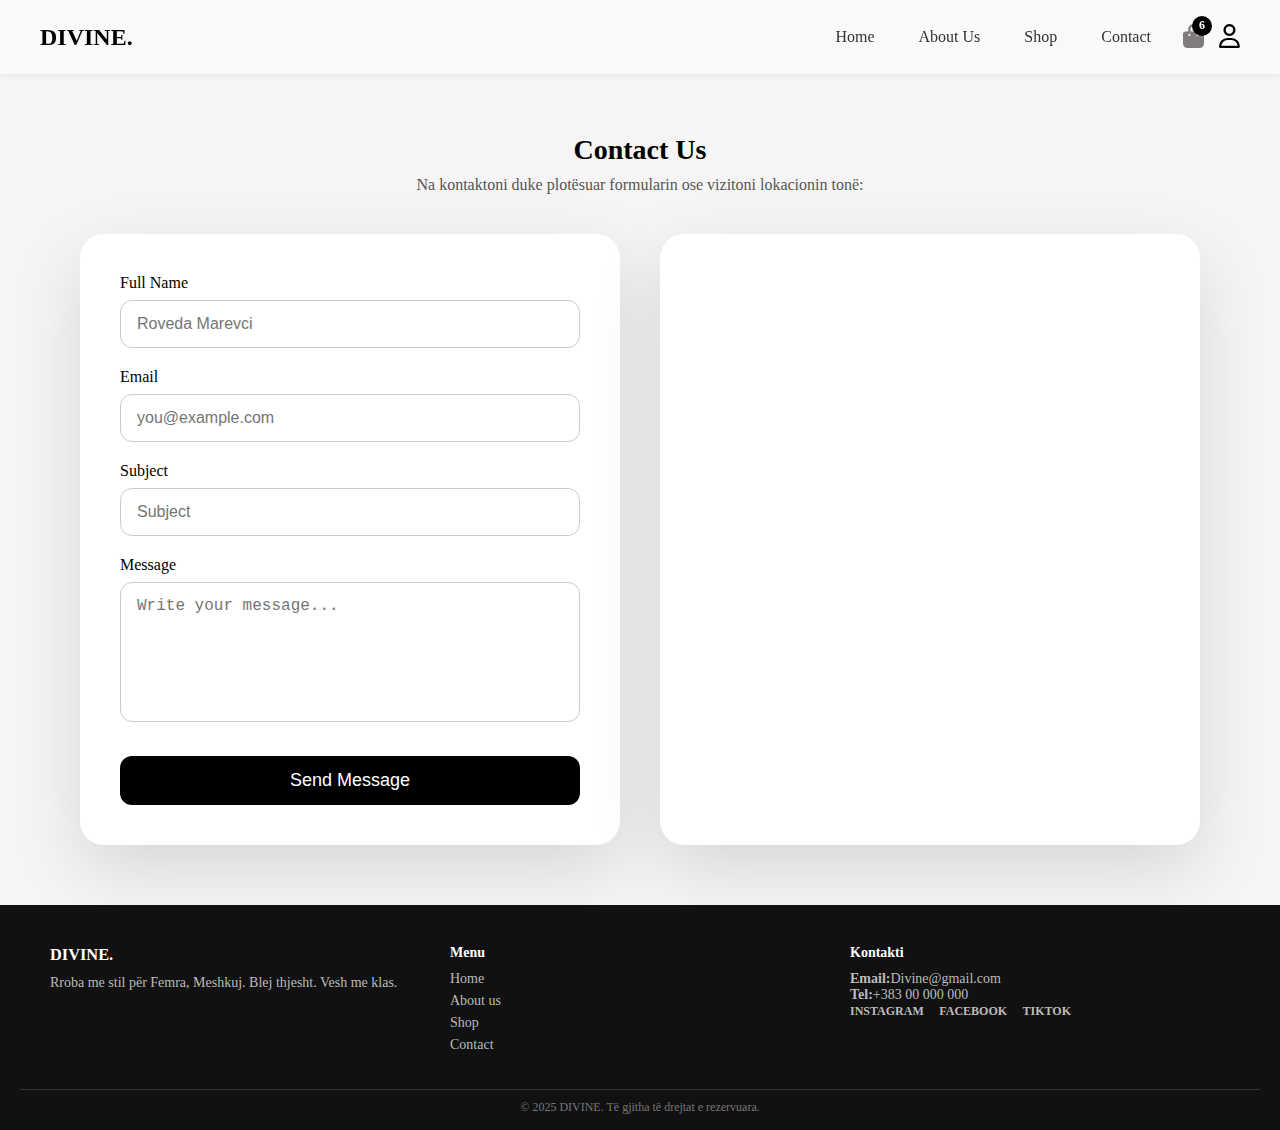
<file: Contacts.html>
<!DOCTYPE html>
<html lang="en">
  <head>
    <meta charset="UTF-8" />
    <meta name="viewport" content="width=device-width, initial-scale=1.0" />
    <title>Contact - DIVINE.</title>
    <link rel="stylesheet" href="contacts.css" />
    <link
      rel="stylesheet"
      href="https://cdnjs.cloudflare.com/ajax/libs/font-awesome/6.5.0/css/all.min.css"
    />
  </head>
  <body>
    <!-- HEADER -->
    <header>
      <a
        href="index.html"
        style="
          font-size: 24px;
          font-weight: bold;
          color: black;
          text-decoration: none;
        "
        class="logo"
        >DIVINE.</a
      >
      <button class="hamburger-menu" aria-label="Toggle menu">
        <i class="fa-solid fa-bars"></i>
      </button>
      <nav class="right-section">
        <div class="nav-links">
          <a href="Index.html">Home</a>
          <a href="Aboutus.html">About Us</a>
          <a href="Shop.html">Shop</a>
          <a href="Contacts.html">Contact</a>
        </div>
        <div class="nav-icons">
          <a href="Cart.html" class="cart-icon">
            <i class="fa-solid fa-bag-shopping"></i>
            <span class="cart-counter">6</span>
          </a>
          <a href="Login.html" class="account-icon">
            <i class="fa-regular fa-user"></i>
          </a>
        </div>
      </nav>
    </header>

    <!-- CONTACT FORM + MAP -->
    <div class="contact-container">
      <h2>Contact Us</h2>
      <p>
        Na kontaktoni duke plotësuar formularin ose vizitoni lokacionin tonë:
      </p>

      <div class="contact-content">
        <form action="contact_process.html" method="POST">
          <div class="form-group">
            <label for="name">Full Name</label>
            <input
              type="text"
              id="name"
              name="name"
              placeholder="Roveda Marevci"
              required
            />
          </div>
          <div class="form-group">
            <label for="email">Email</label>
            <input
              type="email"
              id="email"
              name="email"
              placeholder="you@example.com"
              required
            />
          </div>
          <div class="form-group">
            <label for="subject">Subject</label>
            <input
              type="text"
              id="subject"
              name="subject"
              placeholder="Subject"
              required
            />
          </div>
          <div class="form-group">
            <label for="message">Message</label>
            <textarea
              id="message"
              name="message"
              placeholder="Write your message..."
              required
            ></textarea>
          </div>
          <button type="submit">Send Message</button>
        </form>

        <div class="map-container">
          <iframe
            src="https://www.google.com/maps/embed?pb=!1m18!1m12!1m3!1d2947.564304271592!2d21.1489995!3d42.37312379999999!2m3!1f0!2f0!3f0!3m2!1i1024!2i768!4f13.1!3m3!1m2!1s0x13547fda8b236933%3A0x1f1da3497f330537!2sThe%20Village%20-%20Shopping%20%26%20Fun!5e0!3m2!1sen!2srs!4v1765748051780!5m2!1sen!2srs"
            width="100%"
            height="100%"
            style="border: 0"
            allowfullscreen=""
            loading="lazy"
            referrerpolicy="no-referrer-when-downgrade"
          >
          </iframe>
        </div>
      </div>
    </div>

    <!-- FOOTER -->
    <footer class="main-footer">
      <div class="footer-content">
        <div class="footer-column">
          <h3>DIVINE.</h3>
          <p>Rroba me stil për Femra, Meshkuj. Blej thjesht. Vesh me klas.</p>
        </div>
        <div class="footer-column">
          <h4>Menu</h4>
          <ul>
            <li><a href="index.html">Home</a></li>
            <li><a href="aboutus.html">About us</a></li>
            <li><a href="shop.html">Shop</a></li>
            <li><a href="contact.html">Contact</a></li>
          </ul>
        </div>
        <div class="footer-column">
          <h4>Kontakti</h4>
          <p><strong>Email:</strong>Divine@gmail.com</p>
          <p><strong>Tel:</strong>+383 00 000 000</p>
          <div class="socials">
            <a href="https://www.instagram.com/">Instagram</a>
            <a href="https://www.facebook.com/">Facebook</a>
            <a href="https://www.tiktok.com/">TikTok</a>
          </div>
        </div>
      </div>
      <div class="footer-bottom">
        <p>&copy; 2025 DIVINE. Të gjitha të drejtat e rezervuara.</p>
      </div>
    </footer>

    <script>
      // Hamburger Menu Toggle
      const hamburgerMenu = document.querySelector(".hamburger-menu");
      const navLinks = document.querySelector(".nav-links");
      const hamburgerIcon = hamburgerMenu.querySelector("i");

      hamburgerMenu.addEventListener("click", () => {
        navLinks.classList.toggle("active");
        if (navLinks.classList.contains("active")) {
          hamburgerIcon.classList.remove("fa-bars");
          hamburgerIcon.classList.add("fa-times");
        } else {
          hamburgerIcon.classList.remove("fa-times");
          hamburgerIcon.classList.add("fa-bars");
        }
      });

      // Close menu when clicking on a link
      const navLinksItems = document.querySelectorAll(".nav-links a");
      navLinksItems.forEach((link) => {
        link.addEventListener("click", () => {
          navLinks.classList.remove("active");
          hamburgerIcon.classList.remove("fa-times");
          hamburgerIcon.classList.add("fa-bars");
        });
      });
    </script>
  </body>
</html>
</file>
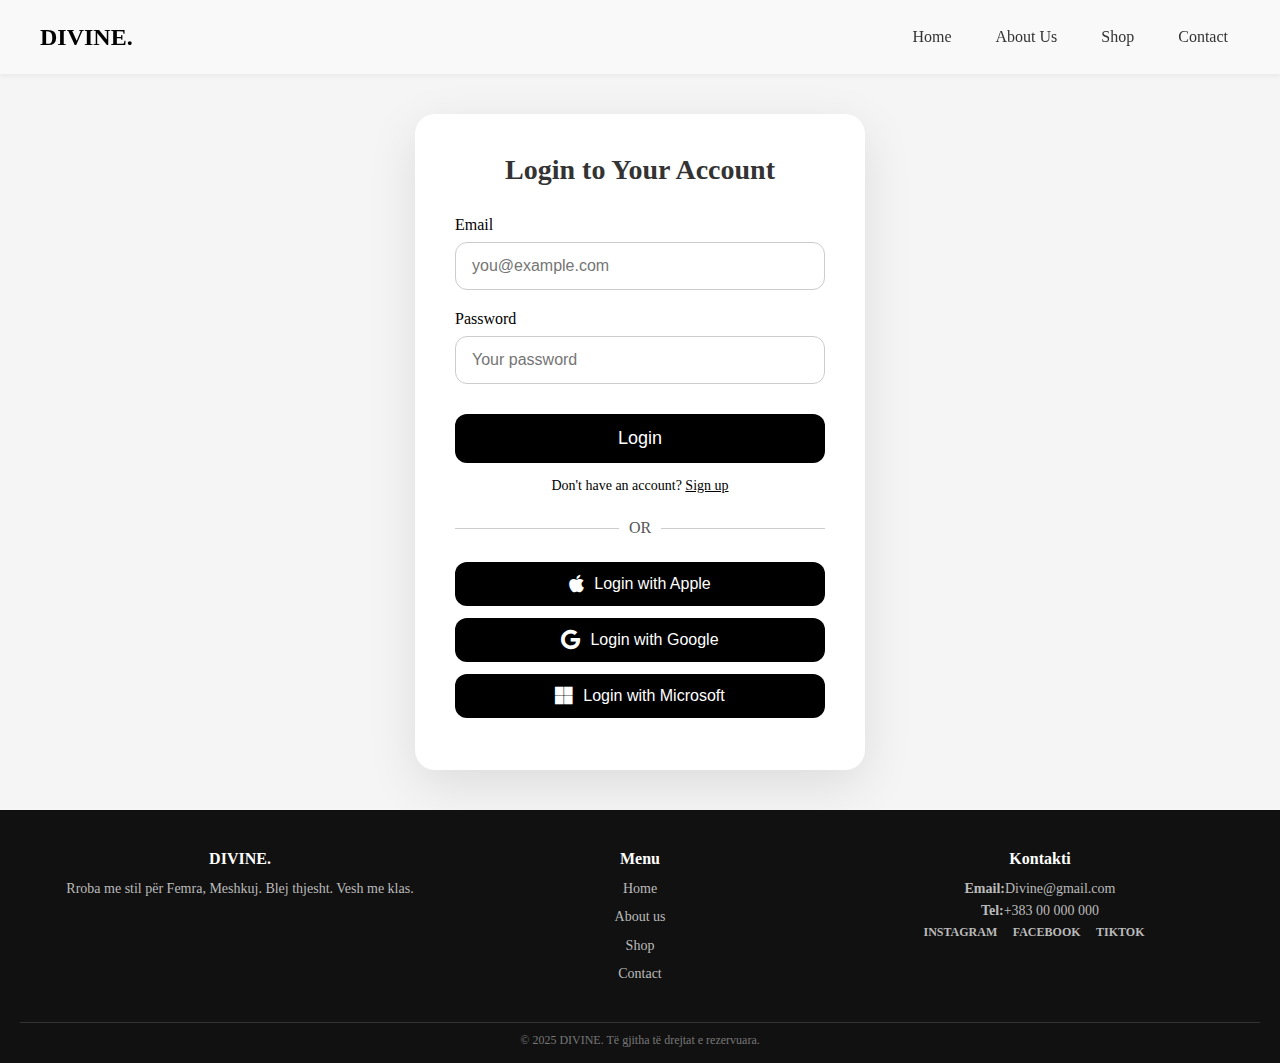
<file: login.html>
<!DOCTYPE html>
<html lang="en">
  <head>
    <meta charset="UTF-8" />
    <meta name="viewport" content="width=device-width, initial-scale=1.0" />
    <title>Login - DIVINE.</title>
    <link rel="stylesheet" href="style.css">
    <link rel="stylesheet" href="login.css" />
    <link
      rel="stylesheet"
      href="https://cdnjs.cloudflare.com/ajax/libs/font-awesome/6.5.0/css/all.min.css"
    />
  </head>
  <body>
    <header>
      <a
        href="index.html"
        style="
          font-size: 24px;
          font-weight: bold;
          color: black;
          text-decoration: none;
        "
        >DIVINE.</a
      >
      <button class="hamburger-menu" aria-label="Toggle menu">
        <i class="fa-solid fa-bars"></i>
      </button>
      <nav class="right-section">
        <div class="nav-links">
          <a href="Index.html">Home</a>
          <a href="Aboutus.html">About Us</a>
          <a href="Shop.html">Shop</a>
          <a href="Contacts.html">Contact</a>
        </div>
      </nav>
    </header>

    <div class="login-container">
      <h2>Login to Your Account</h2>
      <form action="login_process.html" method="POST">
        <div class="form-group">
          <label for="email">Email</label>
          <input
            type="email"
            id="email"
            name="email"
            placeholder="you@example.com"
            required
          />
        </div>
        <div class="form-group">
          <label for="password">Password</label>
          <input
            type="password"
            id="password"
            name="password"
            placeholder="Your password"
            required
          />
        </div>
        <button type="submit">Login</button>
        <p>Don't have an account? <a href="register.html">Sign up</a></p>
      </form>

      <div class="divider"><span>OR</span></div>

      <div class="social-login">
        <button class="apple">
          <i class="fab fa-apple"></i> Login with Apple
        </button>
        <button class="google">
          <i class="fab fa-google"></i> Login with Google
        </button>
        <button class="microsoft">
          <i class="fab fa-microsoft"></i> Login with Microsoft
        </button>
      </div>
    </div>

    <footer class="main-footer">
          <div class="footer-content">
            <div class="footer-column">
              <h3>DIVINE.</h3>
              <p>Rroba me stil për Femra,
                 Meshkuj. Blej thjesht.
                  Vesh me klas.</p>
              </div>
              <div class="footer-column">
                <h4>Menu</h4>
                <ul>
                  <li><a href="Index.html">Home</a></li>
                  <li><a href="Aboutus.html">About us</a></li>
                  <li><a href="Shop.html">Shop</a></li>
                  <li><a href="Contacts.html">Contact</a></li>
                </ul>
              </div>
              <div class="footer-column">
                <h4>Kontakti</h4>
                <p><strong>Email:</strong>Divine@gmail.com</p>
                 <p><strong>Tel:</strong>+383 00 000 000</p>
                 <div class="socials">
                  <a href="https://www.instagram.com/">Instagram</a>
                  <a href="https://www.facebook.com/">Facebook</a>
                  <a href="https://www.tiktok.com/">TikTok</a>
                 </div>
              </div>
            </div>
            <div class="footer-bottom">
            <p>&copy; 2025 DIVINE. Të gjitha të drejtat e rezervuara.</p>
           </div>
          
        </footer>

    <script>
      // Hamburger Menu Toggle
      const hamburgerMenu = document.querySelector(".hamburger-menu");
      const navLinks = document.querySelector(".nav-links");
      const hamburgerIcon = hamburgerMenu.querySelector("i");

      hamburgerMenu.addEventListener("click", () => {
        navLinks.classList.toggle("active");
        if (navLinks.classList.contains("active")) {
          hamburgerIcon.classList.remove("fa-bars");
          hamburgerIcon.classList.add("fa-times");
        } else {
          hamburgerIcon.classList.remove("fa-times");
          hamburgerIcon.classList.add("fa-bars");
        }
      });

      // Close menu when clicking on a link
      const navLinksItems = document.querySelectorAll(".nav-links a");
      navLinksItems.forEach((link) => {
        link.addEventListener("click", () => {
          navLinks.classList.remove("active");
          hamburgerIcon.classList.remove("fa-times");
          hamburgerIcon.classList.add("fa-bars");
        });
      });
    </script>
  </body>
</html>
</file>
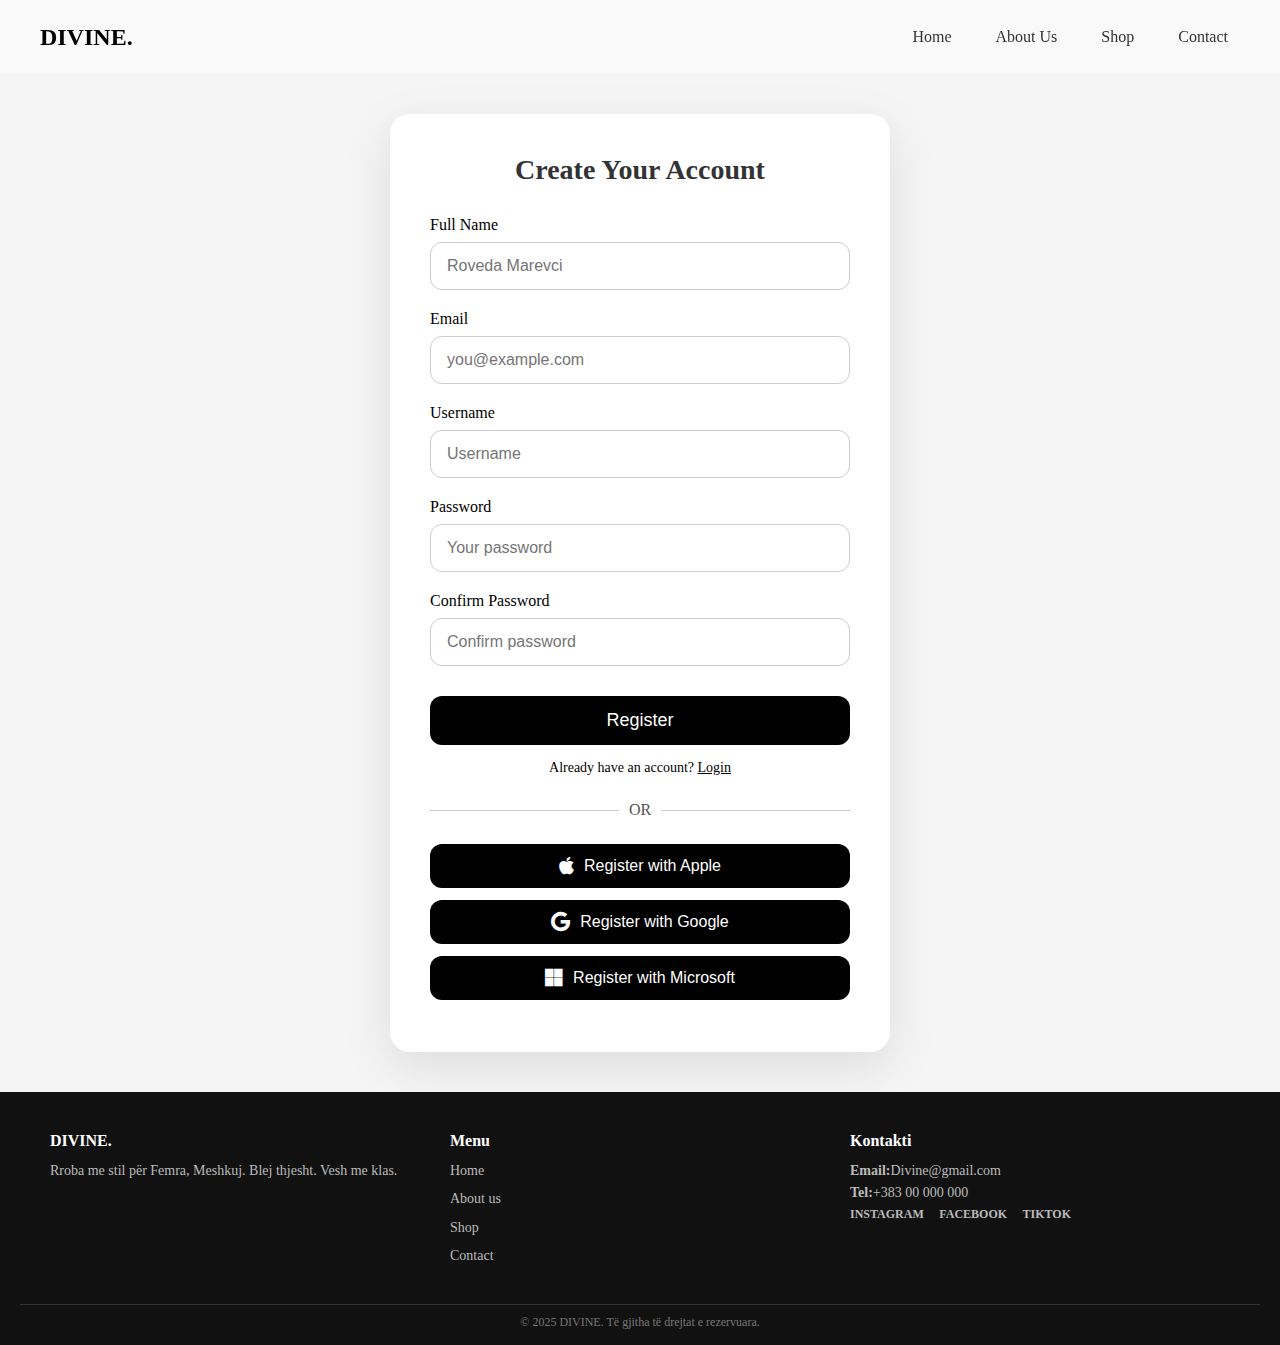
<file: Register.html>
<!DOCTYPE html>
<html lang="en">
  <head>
    <meta charset="UTF-8" />
    <meta name="viewport" content="width=device-width, initial-scale=1.0" />
    <title>Register - DIVINE.</title>
    <link rel="stylesheet" href="register.css" />
    <link
      rel="stylesheet"
      href="https://cdnjs.cloudflare.com/ajax/libs/font-awesome/6.5.0/css/all.min.css"
    />
  </head>
  <body>
    <header>
      <a
        href="index.html"
        style="
          font-size: 24px;
          font-weight: bold;
          color: black;
          text-decoration: none;
        "
        class="logo"
        >DIVINE.</a
      >
      <button class="hamburger-menu" aria-label="Toggle menu">
        <i class="fa-solid fa-bars"></i>
      </button>
      <nav class="right-section">
        <div class="nav-links">
          <a href="index.html">Home</a>
          <a href="aboutus.html">About Us</a>
          <a href="shop.html">Shop</a>
          <a href="Contacts.html">Contact</a>
        </div>
      </nav>
    </header>

    <div class="login-container">
      <h2>Create Your Account</h2>
      <form action="register_process.html" method="POST">
        <div class="form-group">
          <label for="fullname">Full Name</label>
          <input
            type="text"
            id="fullname"
            name="fullname"
            placeholder="Roveda Marevci"
            required
          />
        </div>
        <div class="form-group">
          <label for="email">Email</label>
          <input
            type="email"
            id="email"
            name="email"
            placeholder="you@example.com"
            required
          />
        </div>
        <div class="form-group">
          <label for="username">Username</label>
          <input
            type="text"
            id="username"
            name="username"
            placeholder="Username"
            required
          />
        </div>
        <div class="form-group">
          <label for="password">Password</label>
          <input
            type="password"
            id="password"
            name="password"
            placeholder="Your password"
            required
          />
        </div>
        <div class="form-group">
          <label for="confirm-password">Confirm Password</label>
          <input
            type="password"
            id="confirm-password"
            name="confirm-password"
            placeholder="Confirm password"
            required
          />
        </div>
        <button type="submit">Register</button>
        <p>Already have an account? <a href="login.html">Login</a></p>
      </form>

      <div class="divider"><span>OR</span></div>

      <div class="social-login">
        <button class="apple">
          <i class="fab fa-apple"></i> Register with Apple
        </button>
        <button class="google">
          <i class="fab fa-google"></i> Register with Google
        </button>
        <button class="microsoft">
          <i class="fab fa-microsoft"></i> Register with Microsoft
        </button>
      </div>
    </div>

    <footer class="main-footer">
      <div class="footer-content">
        <div class="footer-column">
          <h3>DIVINE.</h3>
          <p>Rroba me stil për Femra, Meshkuj. Blej thjesht. Vesh me klas.</p>
        </div>
        <div class="footer-column">
          <h4>Menu</h4>
          <ul>
            <li><a href="index.html">Home</a></li>
            <li><a href="aboutus.html">About us</a></li>
            <li><a href="shop.html">Shop</a></li>
            <li><a href="contact.html">Contact</a></li>
          </ul>
        </div>
        <div class="footer-column">
          <h4>Kontakti</h4>
          <p><strong>Email:</strong>Divine@gmail.com</p>
          <p><strong>Tel:</strong>+383 00 000 000</p>
          <div class="socials">
            <a href="https://www.instagram.com/">Instagram</a>
            <a href="https://www.facebook.com/">Facebook</a>
            <a href="https://www.tiktok.com/">TikTok</a>
          </div>
        </div>
      </div>
      <div class="footer-bottom">
        <p>&copy; 2025 DIVINE. Të gjitha të drejtat e rezervuara.</p>
      </div>
    </footer>

    <script>
      // Hamburger Menu Toggle
      const hamburgerMenu = document.querySelector(".hamburger-menu");
      const navLinks = document.querySelector(".nav-links");
      const hamburgerIcon = hamburgerMenu.querySelector("i");

      hamburgerMenu.addEventListener("click", () => {
        navLinks.classList.toggle("active");
        if (navLinks.classList.contains("active")) {
          hamburgerIcon.classList.remove("fa-bars");
          hamburgerIcon.classList.add("fa-times");
        } else {
          hamburgerIcon.classList.remove("fa-times");
          hamburgerIcon.classList.add("fa-bars");
        }
      });

      // Close menu when clicking on a link
      const navLinksItems = document.querySelectorAll(".nav-links a");
      navLinksItems.forEach((link) => {
        link.addEventListener("click", () => {
          navLinks.classList.remove("active");
          hamburgerIcon.classList.remove("fa-times");
          hamburgerIcon.classList.add("fa-bars");
        });
      });
    </script>
  </body>
</html>
</file>
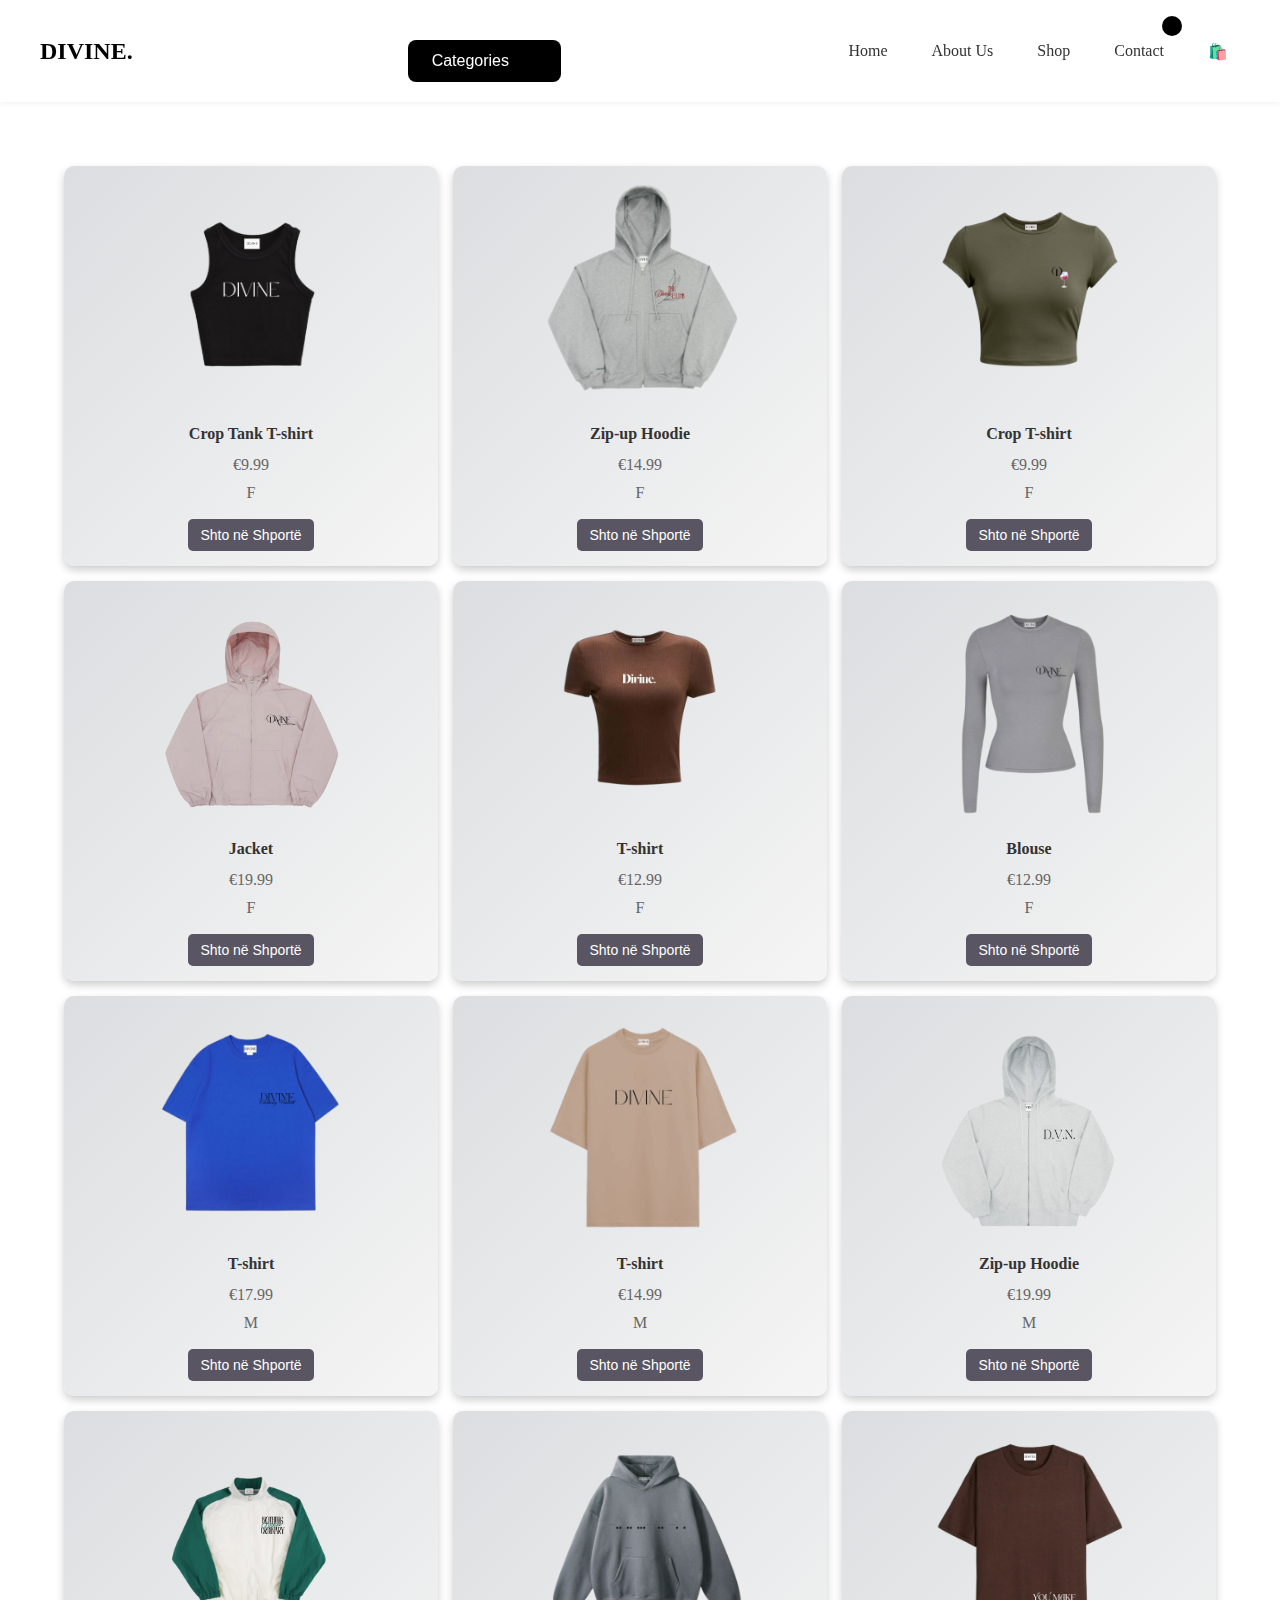
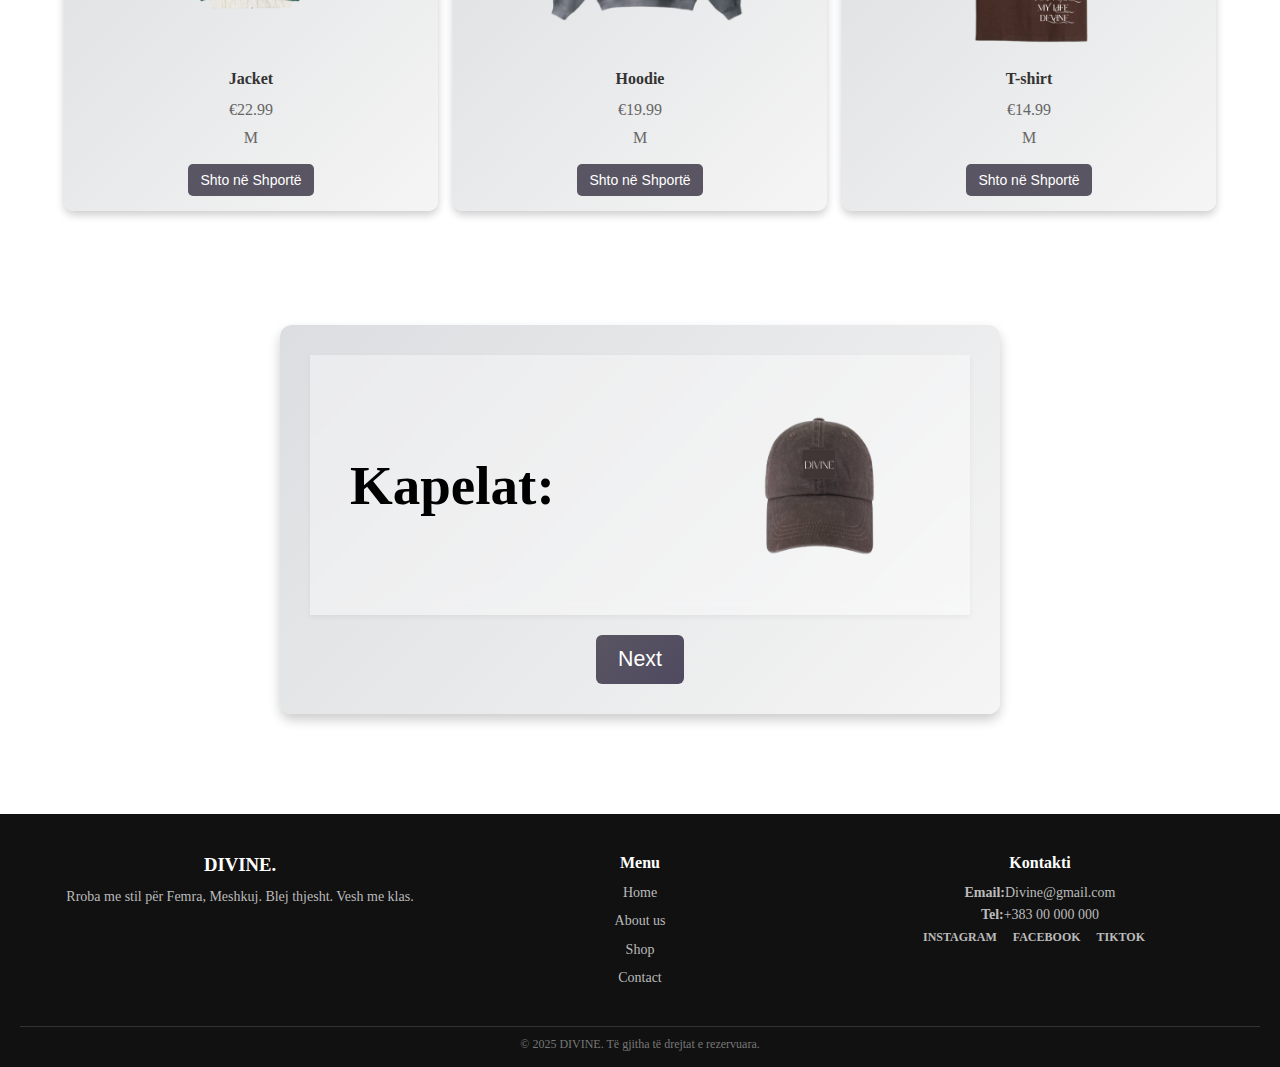
<file: shop.html>
<!DOCTYPE html>
<html lang="en">
<head>
  <meta charset="UTF-8">
  <title>DIVINE.</title>
  <link rel="stylesheet" href="style.css">
   <link rel="stylesheet" href="style3.css">
  
</head>
<body>
  <header>
    <div class="left-section">
    <div class="dropdown">
       <button class="dropdown-btn">Categories</button>
        <div class="dropdown-content">
        <a href="#" data-filter="femra">Femra</a>
        <a href="#" data-filter="man">Meshkuj</a>
        <a href="#" data-filter="all">Të gjitha</a>
        </div>
    </div>
    </div>

     <a href="index.html" style="font-size: 24px; font-weight: bold; color: black; text-decoration: none;">DIVINE.</a>
  <nav class="right-section">
    <a href="index.html">Home</a>
    <a href="aboutus.html">About Us</a>
    <a href="shop.html">Shop</a>
    <a href="contact.html">Contact</a>
     <a href="shop.html" id="cartIcon">
       🛍️ 
       <span class="cart-counter"></span> </a>
  </nav>
  

</header>

<div class="product-container">
<div class="product-card" data-category="femra">
  <img src="imgF/p1.png" alt="Foto Femra">
  <h2>Crop Tank T-shirt</h2>
  <p>€9.99</p>
  <div class="product-info"><p>F</p></div>
  <button>Shto në Shportë</button>
</div>
<div class="product-card" data-category="femra">
  <img src="imgF/p2.png" alt="Foto Femra">
  <h2>Zip-up Hoodie</h2>
  <p>€14.99</p>
  <div class="product-info"><p>F</p></div>
  <button>Shto në Shportë</button>
</div>

<div class="product-card" data-category="femra">
  <img src="imgF/p3.png" alt="Foto Femra">
  <h2>Crop T-shirt</h2>
  <p>€9.99</p>
  <div class="product-info"><p>F</p></div>
  <button>Shto në Shportë</button>
</div>

<div class="product-card" data-category="femra">
  <img src="imgF/p4.png" alt="Foto Femra">
  <h2>Jacket</h2>
  <p>€19.99</p>
  <div class="product-info"><p>F</p></div>
  <button>Shto në Shportë</button>
</div>

<div class="product-card" data-category="femra">
  <img src="imgF/p5.png" alt="Foto Femra">
  <h2>T-shirt</h2>
  <p>€12.99</p>
  <div class="product-info"><p>F</p></div>
  <button>Shto në Shportë</button>
</div>

<div class="product-card" data-category="femra">
  <img src="imgF/p6.png" alt="Foto Femra">
  <h2>Blouse</h2>
  <p>€12.99</p>
  <div class="product-info"><p>F</p></div>
  <button>Shto në Shportë</button>
</div>



<div class="product-card" data-category="man">
  <img src="imgM/p7.png" alt="Foto Meshkuj">
  <h2>T-shirt</h2>
  <p>€17.99</p>
  <div class="product-info"><p>M</p></div>
  <button>Shto në Shportë</button>
</div>

<div class="product-card" data-category="man">
  <img src="imgM/p8.png" alt="Foto Meshkuj">
  <h2>T-shirt</h2>
  <p>€14.99</p>
  <div class="product-info"><p>M</p></div>
  <button>Shto në Shportë</button>
</div>

<div class="product-card" data-category="man">
  <img src="imgM/p9.png" alt="Foto Meshkuj">
  <h2>Zip-up Hoodie</h2>
  <p>€19.99</p>
  <div class="product-info"><p>M</p></div>
  <button>Shto në Shportë</button>
</div>

<div class="product-card" data-category="man">
  <img src="imgM/p10.png" alt="Foto Meshkuj">
  <h2>Jacket</h2>
  <p>€22.99</p>
  <div class="product-info"><p>M</p></div>
  <button>Shto në Shportë</button>
</div>

<div class="product-card" data-category="man">
  <img src="imgM/p11.png" alt="Foto Meshkuj">
  <h2>Hoodie</h2>
  <p>€19.99</p>
  <div class="product-info"><p>M</p></div>
  <button>Shto në Shportë</button>
</div>

<div class="product-card" data-category="man">
  <img src="imgM/p12.png" alt="Foto Meshkuj">
  <h2>T-shirt</h2>
  <p>€14.99</p>
  <div class="product-info"><p>M</p></div>
  <button>Shto në Shportë</button>
</div>
</div>

<!--Slider-->
<div id="kontenti">
        <header>
            <h2>  Kapelat:</h2>
            <img id="slideshow" src="kapuqat/kapela1.png" alt="Kapuqi 1">
        </header>
        <button onclick="ndrroImg()">Next</button>
    </div>

<footer class="main-footer">
          <div class="footer-content">
            <div class="footer-column">
              <h3>DIVINE.</h3>
              <p>Rroba me stil për Femra,
                 Meshkuj. Blej thjesht.
                  Vesh me klas.</p>
              </div>
              <div class="footer-column">
                <h4>Menu</h4>
                <ul>
                  <li><a href="index.html">Home</a></li>
                  <li><a href="aboutus.html">About us</a></li>
                  <li><a href="shop.html">Shop</a></li>
                  <li><a href="contact.html">Contact</a></li>
                </ul>
              </div>
              <div class="footer-column">
                <h4>Kontakti</h4>
                <p><strong>Email:</strong>Divine@gmail.com</p>
                 <p><strong>Tel:</strong>+383 00 000 000</p>
                 <div class="socials">
                  <a href="https://www.instagram.com/">Instagram</a>
                  <a href="https://www.facebook.com/">Facebook</a>
                  <a href="https://www.tiktok.com/">TikTok</a>
                 </div>
              </div>
            </div>
            <div class="footer-bottom">
            <p>&copy; 2025 DIVINE. Të gjitha të drejtat e rezervuara.</p>
           </div>
          
        </footer>
       
<script>
document.addEventListener("DOMContentLoaded", () => {
  const filterLinks = document.querySelectorAll('[data-filter]');
  const products = document.querySelectorAll('.product-card');

  filterLinks.forEach(link => {
    link.addEventListener('click', (e) => {
      e.preventDefault();
      const selectedCategory = link.getAttribute('data-filter');

      products.forEach(product => {
        const productCategory = product.getAttribute('data-category');

        // Ruaj display:flex për të mos prishur layout-in
        product.style.display = (selectedCategory === 'all' || productCategory === selectedCategory) ? 'flex' : 'none';
      });
    });
  });
});
const imazhet = [
            "kapuqat/kapela1.png",
            "kapuqat/kapela2.png",
            "kapuqat/kapela3.png",
            "kapuqat/kapela4.png",
            "kapuqat/kapela5.png",
            "kapuqat/kapela6.png"
        ];

        let currentIndex = 0;

        function ndrroImg() {
            currentIndex++; // kalon tek imazhi tjetër
            if (currentIndex >= imazhet.length) {
                currentIndex = 0; // rikthehet te i pari
            }
            document.getElementById("slideshow").src = imazhet[currentIndex];
        }

</script>
</body>
</html>
</file>
<file: style.css>
* {
  margin: 0;
  padding: 0;
  box-sizing: border-box;
  text-decoration: none;
}

html {
  overflow-y: scroll; 
}


body {
  height: 100vh;
  margin: 0;
  display: flex;
  flex-direction: column;
}

header {
  width: 100%;
  padding: 20px 40px;
  display: flex;
  justify-content: space-between;
  align-items: center;
  position: sticky;
  top: 0;
  z-index: 1000;
  background: rgba(255, 255, 255, 0.4);
  backdrop-filter: blur(10px);
  -webkit-backdrop-filter: blur(10px);
  box-shadow: 0 2px 5px rgba(0, 0, 0, 0.05);
  transition: transform 0.3s ease;
}

header.hide {
  transform: translateY(-100%);
}


.logo {
  order: 1;
  font-size: 24px;
  font-weight: bold;
  color: #333;
}

.left-section {
  order: 2;
  display: flex;
  justify-content: center;
  flex-grow: 1;
  font-size: 16px;
  color: #333;
  gap: 20px;
}

.right-section {
  order: 3;
  display: flex;
  align-items: center;
  gap: 20px;
}

.nav-links {
  display: flex;
  align-items: center;
  gap: 20px;
}

.nav-links a {
  color: #333;
  font-size: 16px;
  padding: 8px 12px;
  transition: background 0.3s, color 0.3s;
}

.nav-links a.active {
  color: #000;
  border-bottom: 2px solid #000;
}

.nav-links a:hover {
  background: #eaeaea;
  border-radius: 6px;
  color: #000;
}

.nav-icons {
  display: flex;
  align-items: center;
  gap: 15px;
}

.right-section a {
  color: #333;
  font-size: 16px;
  padding: 8px 12px;
  transition: background 0.3s, color 0.3s;
}

.right-section a:hover {
  background: #eaeaea;
  border-radius: 6px;
  color: #000;
}


.hamburger-menu {
  display: none;
  background: none;
  border: none;
  font-size: 24px;
  color: #333;
  cursor: pointer;
  padding: 8px;
  z-index: 1001;
  transition: color 0.3s;
}

.hamburger-menu:hover {
  color: #000;
}

footer {
  background-color: #333;
  color: white;
  text-align: center;
  padding: 20px;
  margin-top: auto; 
}

.main-footer {
  background-color: #111;
  color: #eee;
  padding: 30px 20px 15px;
}

.footer-content {
  display: flex;
  flex-wrap: wrap;
  justify-content: space-between;
  max-width: 1200px;
  margin: auto;
}

.footer-column {
  flex: 1 1 220px;
  margin: 10px;
}

.footer-column h3,
.footer-column h4 {
  color: #fff;
  margin-bottom: 10px;
}

.footer-column p,
.footer-column a {
  color: #bbb;
  font-size: 14px;
  line-height: 1.6;
  text-decoration: none;
}

.footer-column a:hover {
  color: #f06292;
}

.footer-column ul {
  list-style: none;
  padding: 0;
}

.footer-column ul li {
  margin-bottom: 6px;
}

.socials a {
  display: inline-block;
  margin-right: 12px;
  color: #bbb;
  font-weight: bold;
  text-transform: uppercase;
  font-size: 12px;
}

.footer-bottom {
  text-align: center;
  border-top: 1px solid #333;
  margin-top: 20px;
  padding-top: 10px;
  font-size: 12px;
  color: #777;
}



.account-icon {
  font-size: 24px;
  color: #000;
  margin-top: 5px;

  transition: 0.3s;
}

.account-icon:hover {
  color: #2e2e2e;
}

.cart-icon i {
  font-size: 24px;
  color: #807c7c;
  transition: color 0.3s;
}

.cart-icon:hover i {
  color: #3a3a3a;
}
.cart-counter {
  position: absolute;
  top: 17px;
  right: 98px;
  background: #000;
  color: #fff;
  border-radius: 50%;
  width: 20px;
  height: 20px;
  display: flex;
  align-items: center;
  justify-content: center;
  font-size: 12px;
  font-weight: bold;
}

@media (max-width: 1024px) {
  header {
    padding: 18px 30px;
  }

  .right-section {
    gap: 15px;
  }

  .right-section a {
    font-size: 15px;
    padding: 6px 10px;
  }

  .footer-content {
    gap: 20px;
  }
}


@media (max-width: 768px) {
  header {
    padding: 15px 20px;
    flex-wrap: nowrap;
    position: relative;
  }

  header a[href="index.html"] {
    font-size: 20px;
  }

  .hamburger-menu {
    display: block;
    order: 2;
    margin-left: auto;
    margin-right: 15px;
  }

  .right-section {
    gap: 10px;
    flex-wrap: nowrap;
  }

  .nav-links {
    position: fixed;
    top: 70px;
    left: 0;
    width: 100%;
    background: rgba(255, 255, 255, 0.98);
    backdrop-filter: blur(10px);
    -webkit-backdrop-filter: blur(10px);
    flex-direction: column;
    align-items: flex-start;
    padding: 20px;
    gap: 0;
    box-shadow: 0 4px 10px rgba(0, 0, 0, 0.1);
    transform: translateX(-100%);
    transition: transform 0.3s ease;
    z-index: 1000;
    max-height: calc(100vh - 70px);
    overflow-y: auto;
  }

  .nav-links.active {
    transform: translateX(0);
  }

  .nav-links a {
    width: 100%;
    padding: 15px 0;
    font-size: 16px;
    border-bottom: 1px solid #eee;
    display: block;
  }

  .nav-links a:last-child {
    border-bottom: none;
  }

  .nav-links a:hover {
    background: #f5f5f5;
    padding-left: 10px;
  }

  .nav-icons {
    gap: 12px;
    order: 3;
  }
  .cart-counter {
    position: absolute;
    top: 15px;
    right: 65px;
    background: #000;
    color: #fff;
    border-radius: 50%;
    width: 20px;
    height: 20px;
    display: flex;
    align-items: center;
    justify-content: center;
    font-size: 12px;
    font-weight: bold;
  }
  .cart-icon,
  .account-icon {
    font-size: 20px;
  }

  .main-footer {
    padding: 25px 15px 12px;
  }

  .footer-content {
    flex-direction: column;
    gap: 25px;
  }

  .footer-column {
    flex: 1 1 100%;
    margin: 0;
    text-align: center;
  }

  .footer-column h3,
  .footer-column h4 {
    font-size: 18px;
  }

  .footer-column p,
  .footer-column a {
    font-size: 13px;
  }

  .socials a {
    display: block;
    margin: 8px 0;
    font-size: 11px;
  }
}
.nav-icons i {
  font-size: 20px;
}


@media (max-width: 480px) {
  header {
    padding: 12px 15px;
  }

  header a[href="index.html"] {
    font-size: 18px;
  }

  .hamburger-menu {
    font-size: 22px;
    margin-right: 10px;
  }

  .nav-links {
    top: 60px;
    padding: 15px;
  }

  .nav-links a {
    padding: 12px 0;
    font-size: 15px;
  }

  .nav-icons {
    gap: 10px;
  }

  .cart-icon,
  .account-icon {
    font-size: 18px;
  }

  .main-footer {
    padding: 20px 12px 10px;
  }

  .footer-column h3,
  .footer-column h4 {
    font-size: 16px;
  }

  .footer-column p,
  .footer-column a {
    font-size: 12px;
  }
}
</file>
<file: style2.css>
h2,
h4,
p {
  font-family: "Playfair Display", serif;
}

/* e gjithe faqja  */
* {
  margin: 0;
  padding: 0;
  box-sizing: border-box;
}

body {
  background-color: #ffffff;
  color: #0a0a0a;
  line-height: 1.6;
}
.container {
  text-align: center;
  background-color: #f0f0f0;
  padding: 6rem 4rem; /* ma shume hapesir brenda */
  border-radius: 60px;
  box-shadow: 0 10px 40px rgba(0, 0, 0, 0.06);
  max-width: 1100px; /* ma e gjan */
  margin: 60px auto; /* ma shum hapesir jasht */
}
.container h2 {
  font-size: 1.6rem;
  margin-bottom: 1rem;
}

.container p {
  font-size: 1.1rem;
  line-height: 1.7;
}
.container h4 {
  font-size: 1.6rem;
  margin-bottom: 1rem;
}
/* HERO VIDEO */
.responsive-video {
  width: 100%; 
  height: 550px;
  object-fit: cover; 
  display: block; 
}

.video-container {
  max-width: 100%;
  margin: 0 auto; 
}

video {
  width: 100%; 
  height: auto;
  display: block; 

/* SEKSONI - MESAZH NGA THEMELUESI */
.founder-note {
  background: linear-gradient(to right, #f3f3f3, #e0e0e0);
  border-radius: 60px;
  padding: 60px 20px;
  color: #222;
  box-shadow: 0 4px 20px rgba(0, 0, 0, 0.06);
  text-align: center;
}

.founder-note h2 {
  font-size: 2.5rem;
  margin-bottom: 20px;
}

.founder-note p {
  font-size: 1.2rem;
  font-style: italic;
  max-width: 800px;
  margin: 0 auto;
  color: #444;
}

/*koleksioni*/
.shop-ig {
  background: #f3f3f3;
  border-radius: 60px;
  padding: 60px 20px;
  text-align: center;
  box-shadow: inset 0 0 30px rgba(0, 0, 0, 0.03);
}

.shop-ig h2 {
  font-size: 2.5rem;
  margin-bottom: 10px;
  color: #222;
}

.shop-ig p {
  font-size: 1.1rem;
  margin-bottom: 30px;
  color: #666;
}
.shop-ig .container {
  max-width: 1600px; 
}
.gallery {
  display: grid;
  grid-template-columns: repeat(4, 1fr);
  gap: 30px;
  padding-top: 20px;
  max-width: 1300px;
  margin: 0 auto;
}

.gallery img {
  width: 100%;
  height: 320px;
  object-fit: cover;
  border-radius: 15px;
  transition: transform 0.3s ease, box-shadow 0.3s ease;
}

.gallery img:hover {
  transform: scale(1.05);
  box-shadow: 0 10px 20px rgba(0, 0, 0, 0.2);
}
.nav-icons i {
  font-size: 20px;
}
/* ========== RESPONSIVE DESIGN (RI-SHKRUAR) ========== */

/* TABLET (max-width: 1024px) */
@media (max-width: 1024px) {
  .container {
    max-width: 95%;
    padding: 4rem 3rem;
    margin: 50px auto;
  }

  .container h2 {
    font-size: 1.4rem;
  }

  .container p {
    font-size: 1rem;
  }

  .container h4 {
    font-size: 1.4rem;
  }

  .responsive-video {
    height: 450px;
  }

  .shop-ig {
    padding: 50px 20px;
  }

  .shop-ig h2 {
    font-size: 2rem;
  }

  .shop-ig p {
    font-size: 1rem;
  }

  .gallery {
    grid-template-columns: repeat(3, 1fr);
    gap: 20px;
  }

  .gallery img {
    height: 280px;
  }
}

/* MOBILE (max-width: 768px) */
@media (max-width: 768px) {
  .container {
    max-width: 90%;
    padding: 3rem 2rem;
    margin: 40px auto;
    border-radius: 40px;
  }

  .container h2 {
    font-size: 1.3rem;
    margin-bottom: 0.8rem;
  }

  .container p {
    font-size: 0.95rem;
    line-height: 1.6;
  }

  .container h4 {
    font-size: 1.3rem;
  }

  .responsive-video {
    height: 350px;
  }

  .shop-ig {
    padding: 40px 15px;
    border-radius: 40px;
  }

  .shop-ig h2 {
    font-size: 1.8rem;
  }

  .shop-ig p {
    font-size: 0.95rem;
    margin-bottom: 25px;
  }
  .cart-counter {
    position: absolute;
    top: 16px;
    right: 65px;
    background: #000;
    color: #fff;
    border-radius: 50%;
    width: 20px;
    height: 20px;
    display: flex;
    align-items: center;
    justify-content: center;
    font-size: 12px;
    font-weight: bold;
  }
  .gallery {
    grid-template-columns: repeat(2, 1fr);
    gap: 15px;
    padding-top: 15px;
  }

  .gallery img {
    height: 250px;
  }
}

/* SMALL MOBILE (max-width: 480px) */
@media (max-width: 480px) {
  .container {
    max-width: 95%;
    padding: 2.5rem 1.5rem;
    margin: 30px auto;
    border-radius: 30px;
  }

  .container h2 {
    font-size: 1.2rem;
    margin-bottom: 0.7rem;
  }

  .container p {
    font-size: 0.9rem;
    line-height: 1.5;
  }

  .container h4 {
    font-size: 1.2rem;
  }

  .responsive-video {
    height: 250px;
  }

  .shop-ig {
    padding: 30px 12px;
    border-radius: 30px;
  }

  .shop-ig h2 {
    font-size: 1.5rem;
  }

  .shop-ig p {
    font-size: 0.85rem;
    margin-bottom: 20px;
  }

  .gallery {
    grid-template-columns: 1fr;
    gap: 12px;
    padding-top: 12px;
  }

  .gallery img {
    height: 300px;
  }
}
</file>
<file: cart.css>
* {
  margin: 0;
  padding: 0;
  box-sizing: border-box;
  text-decoration: none;
}

html {
  overflow-y: scroll; /* mbaj gjithmone scrollbar vertikal qe headeri mos levize */
}

body {
  font-size: 16px;
  background-color: #f5f5f5;
  min-height: 100vh;
  display: flex;
  flex-direction: column;
}

/* HEADER */
header {
  width: 100%;
  padding: 20px 40px;
  display: flex;
  justify-content: space-between;
  align-items: center;
  position: sticky;
  top: 0;
  z-index: 1000;
  background: rgba(255, 255, 255, 0.4);
  backdrop-filter: blur(10px);
  -webkit-backdrop-filter: blur(10px);
  box-shadow: 0 2px 5px rgba(0, 0, 0, 0.05);
  transition: transform 0.3s ease;
}

header.hide {
  transform: translateY(-100%);
}

/* LOGO majtas */
.logo {
  order: 1;
  font-size: 24px;
  font-weight: bold;
  color: #333;
}

.left-section {
  order: 2;
  display: flex;
  justify-content: center;
  flex-grow: 1;
  font-size: 16px;
  color: #333;
  gap: 20px;
}

.right-section {
  order: 3;
  display: flex;
  align-items: center;
  gap: 20px;
}

.nav-links {
  display: flex;
  align-items: center;
  gap: 20px;
}

.nav-links a {
  color: #333;
  font-size: 16px;
  padding: 8px 12px;
  transition: background 0.3s, color 0.3s;
}

.nav-links a:hover {
  background: #eaeaea;
  border-radius: 6px;
  color: #000;
}

.nav-icons {
  display: flex;
  align-items: center;
  gap: 15px;
}

/* Madhesi standarde per te gjitha ikonat ne header */
.nav-icons i {
  font-size: 20px;
}

.right-section a {
  color: #333;
  font-size: 16px;
  padding: 8px 12px;
  transition: background 0.3s, color 0.3s;
}

.right-section a:hover {
  background: #eaeaea;
  border-radius: 6px;
  color: #000;
}

.cart-icon {
  position: relative;
  color: #807c7c;
  transition: color 0.3s;
}

.cart-icon:hover {
  color: #3a3a3a;
}

.cart-counter {
  position: absolute;
  top: -2px;
  right: 2px;
  background: #000;
  color: #fff;
  border-radius: 50%;
  width: 20px;
  height: 20px;
  display: flex;
  align-items: center;
  justify-content: center;
  font-size: 12px;
  font-weight: bold;
}

.account-icon {
  color: #000;
  transition: 0.3s;
}

.account-icon:hover {
  color: #2e2e2e;
}

/* Hamburger Menu Button */
.hamburger-menu {
  display: none;
  background: none;
  border: none;
  font-size: 24px;
  color: #333;
  cursor: pointer;
  padding: 8px;
  z-index: 1001;
  transition: color 0.3s;
}

.hamburger-menu:hover {
  color: #000;
}

/* SHOP CONTAINER */
.shop-container {
  width: 100%;
  max-width: 1200px;
  margin: 60px auto;
  padding: 0 40px;
  flex: 1;
}

.shop-container h1 {
  font-size: 36px;
  font-weight: bold;
  color: #000;
  margin-bottom: 40px;
  text-align: center;
}

.cart-content {
  display: grid;
  grid-template-columns: 1fr 400px;
  gap: 40px;
  align-items: start;
}

/* CART ITEMS */
.cart-items {
  display: flex;
  flex-direction: column;
  gap: 30px;
}

.cart-item {
  background: #fff;
  border-radius: 16px;
  padding: 25px;
  box-shadow: 0 4px 15px rgba(0, 0, 0, 0.08);
  display: grid;
  grid-template-columns: 150px 1fr auto;
  gap: 25px;
  align-items: center;
  transition: transform 0.3s, box-shadow 0.3s;
  animation: fadeIn 0.3s ease;
}

.cart-item:hover {
  transform: translateY(-2px);
  box-shadow: 0 6px 20px rgba(0, 0, 0, 0.12);
}

@keyframes fadeIn {
  from {
    opacity: 0;
    transform: translateY(10px);
  }
  to {
    opacity: 1;
    transform: translateY(0);
  }
}

@keyframes fadeOut {
  from {
    opacity: 1;
    transform: scale(1);
  }
  to {
    opacity: 0;
    transform: scale(0.9);
  }
}

.item-image {
  width: 150px;
  height: 200px;
  border-radius: 12px;
  overflow: hidden;
  background: #f0f0f0;
}

.item-image img {
  width: 100%;
  height: 100%;
  object-fit: cover;
  transition: transform 0.3s;
}

.cart-item:hover .item-image img {
  transform: scale(1.05);
}

.item-details {
  display: flex;
  flex-direction: column;
  gap: 8px;
}

.item-details h3 {
  font-size: 20px;
  font-weight: 600;
  color: #000;
  margin-bottom: 5px;
}

.item-description {
  font-size: 14px;
  color: #666;
  line-height: 1.5;
}

.item-size {
  font-size: 14px;
  color: #888;
  margin-top: 5px;
}

.item-price {
  font-size: 22px;
  font-weight: bold;
  color: #000;
  margin-top: 10px;
}

.item-controls {
  display: flex;
  flex-direction: column;
  gap: 15px;
  align-items: flex-end;
}

.quantity-control {
  display: flex;
  align-items: center;
  gap: 15px;
  background: #f5f5f5;
  border-radius: 8px;
  padding: 8px 12px;
}

.qty-btn {
  background: #000;
  color: #fff;
  border: none;
  width: 32px;
  height: 32px;
  border-radius: 6px;
  cursor: pointer;
  display: flex;
  align-items: center;
  justify-content: center;
  transition: background 0.3s, transform 0.2s;
  font-size: 14px;
}

.qty-btn:hover {
  background: #333;
  transform: scale(1.1);
}

.qty-btn:active {
  transform: scale(0.95);
}

.quantity {
  font-size: 16px;
  font-weight: 600;
  color: #000;
  min-width: 30px;
  text-align: center;
}

.remove-btn {
  background: transparent;
  color: #d32f2f;
  border: 1px solid #d32f2f;
  padding: 10px 20px;
  border-radius: 8px;
  cursor: pointer;
  font-size: 14px;
  font-weight: 500;
  display: flex;
  align-items: center;
  gap: 8px;
  transition: all 0.3s;
}

.remove-btn:hover {
  background: #d32f2f;
  color: #fff;
  transform: translateY(-2px);
  box-shadow: 0 4px 10px rgba(211, 47, 47, 0.3);
}

.remove-btn i {
  font-size: 14px;
}

/* CART SUMMARY */
.cart-summary {
  background: #fff;
  border-radius: 16px;
  padding: 30px;
  box-shadow: 0 4px 15px rgba(0, 0, 0, 0.08);
  position: sticky;
  top: 100px;
  height: fit-content;
}

.cart-summary h2 {
  font-size: 24px;
  font-weight: bold;
  color: #000;
  margin-bottom: 25px;
}

.summary-details {
  display: flex;
  flex-direction: column;
  gap: 15px;
  margin-bottom: 25px;
}

.summary-row {
  display: flex;
  justify-content: space-between;
  align-items: center;
  font-size: 16px;
  color: #666;
}

.summary-row.total-row {
  font-size: 20px;
  font-weight: bold;
  color: #000;
}

.summary-divider {
  height: 1px;
  background: #e0e0e0;
  margin: 10px 0;
}

.checkout-btn {
  width: 100%;
  padding: 16px;
  background: #000;
  color: #fff;
  border: none;
  border-radius: 12px;
  font-size: 18px;
  font-weight: 600;
  cursor: pointer;
  transition: all 0.3s;
  margin-bottom: 15px;
}

.checkout-btn:hover {
  background: #333;
  transform: translateY(-2px);
  box-shadow: 0 6px 20px rgba(0, 0, 0, 0.2);
}

.checkout-btn:active {
  transform: translateY(0);
}

.continue-shopping {
  display: block;
  text-align: center;
  color: #000;
  font-size: 14px;
  font-weight: 500;
  padding: 12px;
  border: 1px solid #000;
  border-radius: 8px;
  transition: all 0.3s;
}

.continue-shopping:hover {
  background: #000;
  color: #fff;
}

/* FOOTER */
.main-footer {
  margin-top: auto;
  background-color: #111;
  color: #eee;
  padding: 30px 20px 15px;
  font-size: 14px;
}

.footer-content {
  display: flex;
  flex-wrap: wrap;
  justify-content: space-between;
  max-width: 1200px;
  margin: auto;
}

.footer-column {
  flex: 1 1 220px;
  margin: 10px;
}

.footer-column h3,
.footer-column h4 {
  color: #fff;
  margin-bottom: 10px;
}

.footer-column p,
.footer-column a {
  color: #bbb;
  font-size: 14px;
  line-height: 1.6;
  text-decoration: none;
}

.footer-column a:hover {
  color: #f06292;
}

.footer-column ul {
  list-style: none;
  padding: 0;
}

.footer-column ul li {
  margin-bottom: 6px;
}

.socials a {
  display: inline-block;
  margin-right: 12px;
  color: #bbb;
  font-weight: bold;
  text-transform: uppercase;
  font-size: 12px;
}

.footer-bottom {
  text-align: center;
  border-top: 1px solid #333;
  margin-top: 20px;
  padding-top: 10px;
  font-size: 12px;
  color: #777;
}

/* ========== RESPONSIVE DESIGN ========== */

/* Tablet Styles (768px - 1024px) */
@media (max-width: 1024px) {
  header {
    padding: 18px 30px;
  }

  .shop-container {
    padding: 0 30px;
    margin: 50px auto;
  }

  .shop-container h1 {
    font-size: 32px;
    margin-bottom: 35px;
  }

  .cart-content {
    grid-template-columns: 1fr 350px;
    gap: 30px;
  }

  .cart-item {
    grid-template-columns: 120px 1fr auto;
    gap: 20px;
    padding: 20px;
  }

  .item-image {
    width: 120px;
    height: 160px;
  }

  .cart-summary {
    padding: 25px;
  }
}

/* Mobile/Phone Styles (up to 768px) */
@media (max-width: 768px) {
  header {
    padding: 15px 20px;
    flex-wrap: nowrap;
    position: relative;
    display: flex;
    justify-content: space-between;
    align-items: center;
  }

  header a[href="Index.html"] {
    font-size: 20px;
    flex-shrink: 0;
    order: 1;
  }

  .hamburger-menu {
    display: block !important;
    order: 2;
    margin-left: auto;
    margin-right: 15px;
    flex-shrink: 0;
  }

  .right-section {
    gap: 10px;
    flex-wrap: nowrap;
    display: flex;
    align-items: center;
    flex-shrink: 0;
    order: 3;
  }

  .nav-links {
    position: fixed;
    top: 70px;
    left: 0;
    width: 100%;
    background: rgba(255, 255, 255, 0.98);
    backdrop-filter: blur(10px);
    -webkit-backdrop-filter: blur(10px);
    flex-direction: column;
    align-items: flex-start;
    padding: 20px;
    gap: 0;
    box-shadow: 0 4px 10px rgba(0, 0, 0, 0.1);
    transform: translateX(-100%);
    transition: transform 0.3s ease;
    z-index: 1000;
    max-height: calc(100vh - 70px);
    overflow-y: auto;
    display: flex;
  }

  .nav-links.active {
    transform: translateX(0);
  }

  .nav-links a {
    width: 100%;
    padding: 15px 0;
    font-size: 16px;
    border-bottom: 1px solid #eee;
    display: block;
  }

  .nav-links a:last-child {
    border-bottom: none;
  }

  .nav-links a:hover {
    background: #f5f5f5;
    padding-left: 10px;
  }

  .nav-icons {
    display: flex;
    align-items: center;
    gap: 12px;
    order: 3;
    margin-left: 0;
  }
  .cart-counter {
    position: absolute;
    left: 9px;
    background: #000;
    color: #fff;
    border-radius: 50%;
    width: 20px;
    height: 20px;
    display: flex;
    align-items: center;
    justify-content: center;
    font-size: 12px;
    font-weight: bold;
  }
  .cart-icon,
  .account-icon {
    font-size: 20px;
  }

  .shop-container {
    padding: 0 20px;
    margin: 40px auto;
  }

  .shop-container h1 {
    font-size: 28px;
    margin-bottom: 30px;
  }

  .cart-content {
    grid-template-columns: 1fr;
    gap: 30px;
  }

  .cart-item {
    grid-template-columns: 1fr;
    gap: 20px;
    padding: 20px;
  }

  .item-image {
    width: 100%;
    height: 300px;
    margin: 0 auto;
  }

  .item-details {
    text-align: center;
  }

  .item-controls {
    flex-direction: row;
    justify-content: space-between;
    align-items: center;
    width: 100%;
  }

  .quantity-control {
    margin: 0;
  }

  .cart-summary {
    position: relative;
    top: 0;
    padding: 25px;
  }

  .checkout-btn {
    padding: 14px;
    font-size: 16px;
  }
}

/* Small Mobile (up to 480px) */
@media (max-width: 480px) {
  header {
    padding: 12px 15px;
  }

  header a[href="Index.html"] {
    font-size: 18px;
  }

  .hamburger-menu {
    font-size: 22px;
    margin-right: 10px;
  }

  .nav-links {
    top: 60px;
    padding: 15px;
  }

  .nav-links a {
    padding: 12px 0;
    font-size: 15px;
  }

  .shop-container {
    padding: 0 15px;
    margin: 30px auto;
  }

  .shop-container h1 {
    font-size: 24px;
    margin-bottom: 25px;
  }

  .cart-item {
    padding: 15px;
    gap: 15px;
  }

  .item-image {
    height: 250px;
  }

  .item-details h3 {
    font-size: 18px;
  }

  .item-price {
    font-size: 20px;
  }

  .item-controls {
    flex-direction: column;
    align-items: stretch;
    gap: 12px;
  }

  .quantity-control {
    justify-content: center;
  }

  .remove-btn {
    width: 100%;
    justify-content: center;
  }

  .cart-summary {
    padding: 20px;
  }

  .cart-summary h2 {
    font-size: 20px;
  }

  .checkout-btn {
    padding: 12px;
    font-size: 15px;
  }

  .main-footer {
    padding: 25px 15px 12px;
  }

  .footer-content {
    flex-direction: column;
    gap: 25px;
  }

  .footer-column {
    flex: 1 1 100%;
    margin: 0;
    text-align: center;
  }

  .footer-column h3,
  .footer-column h4 {
    font-size: 18px;
  }

  .footer-column p,
  .footer-column a {
    font-size: 13px;
  }

  .socials a {
    display: block;
    margin: 8px 0;
    font-size: 11px;
  }
}
</file>
<file: contacts.css>
* {
  margin: 0;
  padding: 0;
  box-sizing: border-box;
  text-decoration: none;
}

body {
  font-size: 16px;
  background-color: #f5f5f5;
  min-height: 100vh;
  display: flex;
  flex-direction: column;
}

/* HEADER */
header {
  width: 100%;
  padding: 20px 40px;
  display: flex;
  justify-content: space-between;
  align-items: center;
  position: sticky;
  top: 0;
  z-index: 1000;
  background: rgba(255, 255, 255, 0.4);
  backdrop-filter: blur(10px);
  -webkit-backdrop-filter: blur(10px);
  box-shadow: 0 2px 5px rgba(0, 0, 0, 0.05);
  transition: transform 0.3s ease;
}

.right-section {
  display: flex;
  align-items: center;
  gap: 20px;
}

.nav-links {
  display: flex;
  align-items: center;
  gap: 20px;
}

.nav-links a {
  color: #333;
  font-size: 16px;
  padding: 8px 12px;
  transition: background 0.3s, color 0.3s;
}

.nav-links a:hover {
  background: #eaeaea;
  border-radius: 6px;
  color: #000;
}

.nav-icons {
  display: flex;
  align-items: center;
  gap: 15px;
}

.cart-icon {
  position: relative;
  font-size: 24px;
  color: #807c7c;
  transition: color 0.3s;
}

.cart-icon:hover {
  color: #3a3a3a;
}

.cart-counter {
  position: absolute;
  top: -8px;
  right: -8px;
  background: #000;
  color: #fff;
  border-radius: 50%;
  width: 20px;
  height: 20px;
  display: flex;
  align-items: center;
  justify-content: center;
  font-size: 12px;
  font-weight: bold;
}

.account-icon {
  font-size: 24px;
  color: #000;
  transition: 0.3s;
}

.account-icon:hover {
  color: #2e2e2e;
}

/* Hamburger Menu Button */
.hamburger-menu {
  display: none;
  background: none;
  border: none;
  font-size: 24px;
  color: #333;
  cursor: pointer;
  padding: 8px;
  z-index: 1001;
  transition: color 0.3s;
}

.hamburger-menu:hover {
  color: #000;
}

/* CONTACT SECTION */
.contact-container {
  width: 100%;
  max-width: 1200px;
  margin: 60px auto;
  padding: 0 40px;
}

.contact-container h2 {
  text-align: center;
  font-size: 28px;
  margin-bottom: 10px;
}

.contact-container p {
  text-align: center;
  font-size: 16px;
  color: #555;
  margin-bottom: 40px;
}

/* GRID */
.contact-content {
  display: grid;
  grid-template-columns: 1fr 1fr;
  gap: 40px;
  align-items: stretch;
}

/* FORM */
.contact-content form {
  background: #fff;
  padding: 40px;
  border-radius: 24px;
  box-shadow: 0 25px 70px rgba(0, 0, 0, 0.12);
  display: flex;
  flex-direction: column;
  justify-content: center;
}

.form-group {
  margin-bottom: 20px;
}

.form-group label {
  display: block;
  margin-bottom: 8px;
  font-weight: 500;
}

.form-group input,
.form-group textarea {
  width: 100%;
  padding: 14px 16px;
  border-radius: 12px;
  border: 1px solid #ccc;
  font-size: 16px;
}

.form-group textarea {
  resize: none;
  height: 140px;
}

form button {
  margin-top: 10px;
  padding: 14px;
  border: none;
  border-radius: 12px;
  background: #000;
  color: #fff;
  font-size: 18px;
  cursor: pointer;
}

form button:hover {
  background: #333;
}

/* MAP */
.map-container {
  background: #fff;
  border-radius: 24px;
  overflow: hidden;
  box-shadow: 0 25px 70px rgba(0, 0, 0, 0.12);
}

.map-container iframe {
  width: 100%;
  height: 100%;
  border: 0;
}

/* FOOTER */
.main-footer {
  margin-top: auto;
  background: #111;
  color: #eee;
  padding: 30px 20px 15px;
  font-size: 14px;
}

.footer-content {
  display: flex;
  flex-wrap: wrap;
  justify-content: space-between;
  max-width: 1200px;
  margin: auto;
}

.footer-column {
  flex: 1 1 220px;
  margin: 10px;
}

.footer-column h3,
.footer-column h4 {
  margin-bottom: 10px;
  color: #fff;
}

.footer-column p,
.footer-column a {
  color: #bbb;
  font-size: 14px;
}

.footer-column a:hover {
  color: #f06292;
}

.footer-column ul {
  list-style: none;
}

.footer-column ul li {
  margin-bottom: 6px;
}

.socials a {
  margin-right: 12px;
  font-size: 12px;
  font-weight: bold;
  text-transform: uppercase;
}

.footer-bottom {
  margin-top: 20px;
  padding-top: 10px;
  border-top: 1px solid #333;
  text-align: center;
  font-size: 12px;
  color: #777;
}

/* ========== RESPONSIVE DESIGN (RI-SHKRUAR) ========== */

/* TABLET (max-width: 1024px) */
@media (max-width: 1024px) {
  header {
    padding: 18px 30px;
  }

  .right-section {
    gap: 16px;
  }

  .nav-links a {
    font-size: 15px;
    padding: 6px 10px;
  }

  .contact-container {
    padding: 0 30px;
    margin: 50px auto;
  }

  .contact-container h2 {
    font-size: 26px;
  }

  .contact-content {
    gap: 30px;
  }

  .contact-content form {
    padding: 35px;
  }

  .map-container {
    min-height: 350px;
  }

  .footer-content {
    gap: 20px;
  }
}

/* MOBILE (max-width: 768px) */
@media (max-width: 768px) {
  header {
    padding: 15px 20px;
    display: flex;
    align-items: center;
  }

  .logo {
    font-size: 20px;
  }

  .hamburger-menu {
    display: block;
    margin-left: auto;
    margin-right: 10px;
  }

  .right-section {
    display: flex;
    align-items: center;
    gap: 12px;
  }

  .nav-icons {
    display: flex;
    align-items: center;
    gap: 12px;
    margin-left: auto; /* IKONAT NE TE DJATHTE NE MOBILE */
  }

  .cart-icon,
  .account-icon {
    font-size: 20px;
  }

  .nav-links {
    position: fixed;
    top: 70px;
    left: 0;
    width: 100%;
    background: rgba(255, 255, 255, 0.98);
    backdrop-filter: blur(10px);
    -webkit-backdrop-filter: blur(10px);
    flex-direction: column;
    align-items: flex-start;
    padding: 20px;
    gap: 0;
    box-shadow: 0 4px 10px rgba(0, 0, 0, 0.1);
    transform: translateX(-100%);
    transition: transform 0.3s ease;
    z-index: 1000;
    max-height: calc(100vh - 70px);
    overflow-y: auto;
    display: flex;
  }
  .cart-counter {
    position: absolute;
    left: 9px;
    background: #000;
    color: #fff;
    border-radius: 50%;
    width: 20px;
    height: 20px;
    display: flex;
    align-items: center;
    justify-content: center;
    font-size: 12px;
    font-weight: bold;
  }
  .nav-links.active {
    transform: translateX(0);
  }

  .nav-links a {
    width: 100%;
    padding: 15px 0;
    font-size: 16px;
    border-bottom: 1px solid #eee;
    display: block;
  }

  .nav-links a:last-child {
    border-bottom: none;
  }

  .nav-links a:hover {
    background: #f5f5f5;
    padding-left: 10px;
  }

  .contact-container {
    padding: 0 20px;
    margin: 40px auto;
  }

  .contact-container h2 {
    font-size: 24px;
    margin-bottom: 8px;
  }

  .contact-container p {
    font-size: 15px;
    margin-bottom: 30px;
  }

  .contact-content {
    grid-template-columns: 1fr;
    gap: 25px;
  }

  .contact-content form {
    padding: 30px 25px;
    border-radius: 20px;
  }

  .map-container {
    min-height: 300px;
    border-radius: 20px;
  }

  .main-footer {
    padding: 25px 15px 12px;
  }

  .footer-content {
    flex-direction: column;
    gap: 25px;
  }

  .footer-column {
    flex: 1 1 100%;
    margin: 0;
    text-align: center;
  }

  .footer-column h3,
  .footer-column h4 {
    font-size: 18px;
  }

  .footer-column p,
  .footer-column a {
    font-size: 13px;
  }

  .socials a {
    display: block;
    margin: 8px 0;
    font-size: 11px;
  }
}

/* SMALL MOBILE (max-width: 480px) */
@media (max-width: 480px) {
  header {
    padding: 12px 15px;
  }

  .logo {
    font-size: 18px;
  }

  .hamburger-menu {
    font-size: 22px;
    margin-right: 8px;
  }

  .nav-links {
    top: 60px;
    padding: 15px;
  }

  .nav-links a {
    padding: 12px 0;
    font-size: 15px;
  }

  .nav-icons {
    gap: 10px;
  }

  .cart-icon,
  .account-icon {
    font-size: 18px;
  }

  .contact-container {
    padding: 0 15px;
    margin: 30px auto;
  }

  .contact-container h2 {
    font-size: 22px;
    margin-bottom: 6px;
  }

  .contact-container p {
    font-size: 14px;
    margin-bottom: 25px;
  }

  .contact-content {
    gap: 20px;
  }

  .contact-content form {
    padding: 25px 20px;
    border-radius: 16px;
  }

  .map-container {
    min-height: 250px;
    border-radius: 16px;
  }

  .main-footer {
    padding: 20px 12px 10px;
  }

  .footer-column h3,
  .footer-column h4 {
    font-size: 16px;
  }

  .footer-column p,
  .footer-column a {
    font-size: 12px;
  }
}
</file>
<file: login.css>
* {
  margin: 0;
  padding: 0;
  box-sizing: border-box;
  text-decoration: none;
}

html {
  overflow-y: scroll; /* mbaj gjithmone scrollbar vertikal qe headeri mos levize */
}

body {
  font-size: 16px;
  background-color: #f5f5f5;
  min-height: 100vh;
  display: flex;
  flex-direction: column;
}

header {
  width: 100%;
  padding: 20px 40px;
  display: flex;
  justify-content: space-between;
  align-items: center;
  position: sticky;
  top: 0;
  z-index: 1000;
  background: rgba(255, 255, 255, 0.4);
  backdrop-filter: blur(10px);
  -webkit-backdrop-filter: blur(10px);
  box-shadow: 0 2px 5px rgba(0, 0, 0, 0.05);
  transition: transform 0.3s ease;
}

header.hide {
  transform: translateY(-100%);
}

header .logo {
  font-size: 24px;
  font-weight: bold;
  color: #333;
}

.right-section {
  display: flex;
  align-items: center;
  gap: 20px;
}

.nav-links {
  display: flex;
  align-items: center;
  gap: 20px;
}

.nav-links a {
  color: #333;
  font-size: 16px;
  padding: 8px 12px;
  transition: background 0.3s, color 0.3s;
}

.nav-links a:hover {
  background: #eaeaea;
  border-radius: 6px;
  color: #000;
}

/* Hamburger Menu Button */
.hamburger-menu {
  display: none;
  background: none;
  border: none;
  font-size: 24px;
  color: #333;
  cursor: pointer;
  padding: 8px;
  z-index: 1001;
  transition: color 0.3s;
}

.hamburger-menu:hover {
  color: #000;
}

/* Login form */
.login-container {
  width: 100%;
  max-width: 450px;
  background-color: #fff;
  padding: 40px;
  border-radius: 20px;
  box-shadow: 0 15px 50px rgba(0, 0, 0, 0.1);
  text-align: center;
  margin: 40px auto; /* centroje ne mes horizontalisht */
}

.login-container h2 {
  margin-bottom: 30px;
  font-size: 28px;
  color: #333;
}

.form-group {
  margin-bottom: 20px;
  text-align: left;
}

.form-group label {
  display: block;
  margin-bottom: 8px;
  font-weight: 500;
  font-size: 16px;
}

.form-group input {
  width: 100%;
  padding: 14px 16px;
  border-radius: 12px;
  border: 1px solid #ccc;
  font-size: 16px;
}

.login-container button[type="submit"] {
  width: 100%;
  padding: 14px;
  background-color: #000;
  color: #fff;
  font-size: 18px;
  border: none;
  border-radius: 12px;
  cursor: pointer;
  transition: 0.3s;
  margin-top: 10px;
}

.login-container button[type="submit"]:hover {
  background-color: #444;
}

.login-container p {
  margin-top: 15px;
  font-size: 14px;
}

.login-container p a {
  color: #000;
  text-decoration: underline;
}

/* Divider */
.divider {
  display: flex;
  align-items: center;
  text-align: center;
  margin: 25px 0;
}

.divider::before,
.divider::after {
  content: "";
  flex: 1;
  border-bottom: 1px solid #ccc;
}

.divider span {
  margin: 0 10px;
  color: #555;
}

/* Social login buttons */
.social-login button {
  width: 100%;
  padding: 12px;
  margin-bottom: 12px;
  border: none;
  border-radius: 12px;
  font-size: 16px;
  cursor: pointer;
  display: flex;
  align-items: center;
  justify-content: center;
  gap: 10px;
  color: #fff;
  transition: 0.3s;
}

.social-login .apple {
  background-color: #000;
}

.social-login .apple:hover {
  background-color: #333;
}

.social-login .google {
  background-color: #000;
}

.social-login .google:hover {
  background-color: #333;
}

.social-login .microsoft {
  background-color: #000;
}

.social-login .microsoft:hover {
  background-color: #333;
}

.social-login i {
  font-size: 20px;
}

/* Footer */
.main-footer {
  background-color: #111;
  color: #eee;
  padding: 30px 20px 15px;
  width: 100%;
  font-size: 14px;
  margin-top: auto; /* e shtyn footerin poshte te faqes */
}

.footer-content {
  display: flex;
  flex-wrap: wrap;
  justify-content: space-between;
  max-width: 1200px;
  margin: auto;
}

.footer-column {
  flex: 1 1 220px;
  margin: 10px;
}

.footer-column h3,
.footer-column h4 {
  color: #fff;
  margin-bottom: 10px;
  font-size: 16px;
}

.footer-column p,
.footer-column a {
  color: #bbb;
  font-size: 14px;
  line-height: 1.6;
  text-decoration: none;
}

.footer-column a:hover {
  color: #f06292;
}

.footer-column ul {
  list-style: none;
  padding: 0;
}

.footer-column ul li {
  margin-bottom: 6px;
}

.socials a {
  display: inline-block;
  margin-right: 12px;
  color: #bbb;
  font-weight: bold;
  text-transform: uppercase;
  font-size: 12px;
}

.footer-bottom {
  text-align: center;
  border-top: 1px solid #333;
  margin-top: 20px;
  padding-top: 10px;
  font-size: 12px;
  color: #777;
}

/* ========== RESPONSIVE DESIGN ========== */

/* Tablet Styles (768px - 1024px) */
@media (max-width: 1024px) {
  header {
    padding: 18px 30px;
  }

  .right-section {
    gap: 15px;
  }

  .right-section a {
    font-size: 15px;
    padding: 6px 10px;
  }

  .login-container {
    max-width: 420px;
    padding: 35px;
    margin: 35px auto;
  }

  .login-container h2 {
    font-size: 26px;
  }
}

/* Mobile/Phone Styles (up to 768px) */
@media (max-width: 768px) {
  header {
    padding: 15px 20px;
    flex-wrap: nowrap;
    position: relative;
  }

  header .logo {
    font-size: 20px;
  }

  .hamburger-menu {
    display: block;
    order: 2;
    margin-left: auto;
    margin-right: 15px;
  }

  .right-section {
    gap: 10px;
    flex-wrap: nowrap;
  }

  .nav-links {
    position: fixed;
    top: 70px;
    left: 0;
    width: 100%;
    background: rgba(255, 255, 255, 0.98);
    backdrop-filter: blur(10px);
    -webkit-backdrop-filter: blur(10px);
    flex-direction: column;
    align-items: flex-start;
    padding: 20px;
    gap: 0;
    box-shadow: 0 4px 10px rgba(0, 0, 0, 0.1);
    transform: translateX(-100%);
    transition: transform 0.3s ease;
    z-index: 1000;
    max-height: calc(100vh - 70px);
    overflow-y: auto;
  }

  .nav-links.active {
    transform: translateX(0);
  }

  .nav-links a {
    width: 100%;
    padding: 15px 0;
    font-size: 16px;
    border-bottom: 1px solid #eee;
    display: block;
  }

  .nav-links a:last-child {
    border-bottom: none;
  }

  .nav-links a:hover {
    background: #f5f5f5;
    padding-left: 10px;
  }

  .login-container {
    max-width: 90%;
    padding: 30px 25px;
    margin: 30px auto;
    border-radius: 16px;
  }

  .login-container h2 {
    font-size: 24px;
    margin-bottom: 25px;
  }

  .form-group {
    margin-bottom: 18px;
  }

  .form-group label {
    font-size: 15px;
  }

  .form-group input {
    padding: 12px 14px;
    font-size: 15px;
  }

  .login-container button[type="submit"] {
    padding: 12px;
    font-size: 16px;
  }

  .social-login button {
    padding: 11px;
    font-size: 15px;
    margin-bottom: 10px;
  }

  .main-footer {
    padding: 25px 15px 12px;
  }

  .footer-content {
    flex-direction: column;
    gap: 25px;
  }

  .footer-column {
    flex: 1 1 100%;
    margin: 0;
    text-align: center;
  }

  .footer-column h3,
  .footer-column h4 {
    font-size: 18px;
  }

  .footer-column p,
  .footer-column a {
    font-size: 13px;
  }

  .socials a {
    display: block;
    margin: 8px 0;
    font-size: 11px;
  }
}

/* Small Mobile (up to 480px) */
@media (max-width: 480px) {
  header {
    padding: 12px 15px;
  }

  header .logo {
    font-size: 18px;
  }

  .hamburger-menu {
    font-size: 22px;
    margin-right: 10px;
  }

  .nav-links {
    top: 60px;
    padding: 15px;
  }

  .nav-links a {
    padding: 12px 0;
    font-size: 15px;
  }

  .login-container {
    max-width: 95%;
    padding: 25px 20px;
    margin: 25px auto;
    border-radius: 14px;
  }

  .login-container h2 {
    font-size: 22px;
    margin-bottom: 20px;
  }

  .form-group {
    margin-bottom: 16px;
  }

  .form-group label {
    font-size: 14px;
    margin-bottom: 6px;
  }

  .form-group input {
    padding: 11px 12px;
    font-size: 14px;
    border-radius: 10px;
  }

  .login-container button[type="submit"] {
    padding: 11px;
    font-size: 15px;
  }

  .login-container p {
    font-size: 13px;
  }

  .divider {
    margin: 20px 0;
  }

  .divider span {
    font-size: 13px;
  }

  .social-login button {
    padding: 10px;
    font-size: 14px;
    margin-bottom: 8px;
  }

  .social-login i {
    font-size: 18px;
  }

  .main-footer {
    padding: 20px 12px 10px;
  }

  .footer-column h3,
  .footer-column h4 {
    font-size: 16px;
  }

  .footer-column p,
  .footer-column a {
    font-size: 12px;
  }
}
</file>
<file: register.css>
* {
  margin: 0;
  padding: 0;
  box-sizing: border-box;
  text-decoration: none;
}

html {
  overflow-y: scroll; /* mbaj gjithmone scrollbar vertikal qe headeri mos levize */
}

body {
  font-size: 16px;
  background-color: #f5f5f5;
  min-height: 100vh;
  display: flex;
  flex-direction: column;
  align-items: stretch; 
}

/* Header */
header {
  width: 100%;
  padding: 20px 40px;
  display: flex;
  justify-content: space-between;
  align-items: center;
  position: sticky;
  top: 0;
  z-index: 1000;
  background: rgba(255, 255, 255, 0.4);
  backdrop-filter: blur(10px);
  transition: background 0.3s, padding 0.3s;
}

header .logo {
  font-size: 24px;
  font-weight: bold;
  color: #333;
}

.right-section {
  display: flex;
  align-items: center;
  gap: 20px;
}

.nav-links {
  display: flex;
  align-items: center;
  gap: 20px;
}

.nav-links a {
  color: #333;
  font-size: 16px;
  padding: 8px 12px;
  transition: background 0.3s, color 0.3s;
}

.nav-links a:hover {
  background: #eaeaea;
  border-radius: 6px;
  color: #000;
}

/* Hamburger Menu Button */
.hamburger-menu {
  display: none;
  background: none;
  border: none;
  font-size: 24px;
  color: #333;
  cursor: pointer;
  padding: 8px;
  z-index: 1001;
  transition: color 0.3s;
}

.hamburger-menu:hover {
  color: #000;
}

/* Register form container */
.login-container {
  width: 100%;
  max-width: 500px;
  background-color: #fff;
  padding: 40px;
  border-radius: 20px;
  box-shadow: 0 15px 50px rgba(0, 0, 0, 0.1);
  text-align: center;
  margin: 40px auto;
  flex-shrink: 0;
}

.login-container h2 {
  margin-bottom: 30px;
  font-size: 28px;
  color: #333;
}

.form-group {
  margin-bottom: 20px;
  text-align: left;
}

.form-group label {
  display: block;
  margin-bottom: 8px;
  font-weight: 500;
  font-size: 16px;
}

.form-group input {
  width: 100%;
  padding: 14px 16px;
  border-radius: 12px;
  border: 1px solid #ccc;
  font-size: 16px;
}

.login-container button[type="submit"] {
  width: 100%;
  padding: 14px;
  background-color: #000;
  color: #fff;
  font-size: 18px;
  border: none;
  border-radius: 12px;
  cursor: pointer;
  transition: 0.3s;
  margin-top: 10px;
}

.login-container button[type="submit"]:hover {
  background-color: #444;
}

.login-container p {
  margin-top: 15px;
  font-size: 14px;
}

.login-container p a {
  color: #000;
  text-decoration: underline;
}

/* Divider */
.divider {
  display: flex;
  align-items: center;
  text-align: center;
  margin: 25px 0;
}

.divider::before,
.divider::after {
  content: "";
  flex: 1;
  border-bottom: 1px solid #ccc;
}

.divider span {
  margin: 0 10px;
  color: #555;
}

/* Social login buttons */
.social-login button {
  width: 100%;
  padding: 12px;
  margin-bottom: 12px;
  border: none;
  border-radius: 12px;
  font-size: 16px;
  cursor: pointer;
  display: flex;
  align-items: center;
  justify-content: center;
  gap: 10px;
  color: #fff;
  transition: 0.3s;
}

.social-login .apple {
  background-color: #000;
}

.social-login .apple:hover {
  background-color: #333;
}

.social-login .google {
  background-color: #000;
}

.social-login .google:hover {
  background-color: #333;
}

.social-login .microsoft {
  background-color: #000;
}

.social-login .microsoft:hover {
  background-color: #333;
}

.social-login i {
  font-size: 20px;
}

/* Footer */
.main-footer {
  background-color: #111;
  color: #eee;
  padding: 30px 20px 15px;
  width: 100%;
  font-size: 14px;
  margin-top: auto;
}

.footer-content {
  display: flex;
  flex-wrap: wrap;
  justify-content: space-between;
  max-width: 1200px;
  margin: auto;
}

.footer-column {
  flex: 1 1 220px;
  margin: 10px;
}

.footer-column h3,
.footer-column h4 {
  color: #fff;
  margin-bottom: 10px;
  font-size: 16px;
}

.footer-column p,
.footer-column a {
  color: #bbb;
  font-size: 14px;
  line-height: 1.6;
  text-decoration: none;
}

.footer-column a:hover {
  color: #f06292;
}

.footer-column ul {
  list-style: none;
  padding: 0;
}

.footer-column ul li {
  margin-bottom: 6px;
}

.socials a {
  display: inline-block;
  margin-right: 12px;
  color: #bbb;
  font-weight: bold;
  text-transform: uppercase;
  font-size: 12px;
}

.footer-bottom {
  text-align: center;
  border-top: 1px solid #333;
  margin-top: 20px;
  padding-top: 10px;
  font-size: 12px;
  color: #777;
}

/* ========== RESPONSIVE DESIGN ========== */

/* Tablet Styles (768px - 1024px) */
@media (max-width: 1024px) {
  header {
    padding: 18px 30px;
  }

  .right-section {
    gap: 15px;
  }

  .right-section a {
    font-size: 15px;
    padding: 6px 10px;
  }

  .login-container {
    max-width: 480px;
    padding: 35px;
    margin: 35px auto;
  }

  .login-container h2 {
    font-size: 26px;
  }
}

/* Mobile/Phone Styles (up to 768px) */
@media (max-width: 768px) {
  header {
    padding: 15px 20px;
    flex-wrap: nowrap;
    position: relative;
  }

  header .logo {
    font-size: 20px;
  }

  .hamburger-menu {
    display: block;
    order: 2;
    margin-left: auto;
    margin-right: 15px;
  }

  .right-section {
    gap: 10px;
    flex-wrap: nowrap;
  }

  .nav-links {
    position: fixed;
    top: 70px;
    left: 0;
    width: 100%;
    background: rgba(255, 255, 255, 0.98);
    backdrop-filter: blur(10px);
    -webkit-backdrop-filter: blur(10px);
    flex-direction: column;
    align-items: flex-start;
    padding: 20px;
    gap: 0;
    box-shadow: 0 4px 10px rgba(0, 0, 0, 0.1);
    transform: translateX(-100%);
    transition: transform 0.3s ease;
    z-index: 1000;
    max-height: calc(100vh - 70px);
    overflow-y: auto;
  }

  .nav-links.active {
    transform: translateX(0);
  }

  .nav-links a {
    width: 100%;
    padding: 15px 0;
    font-size: 16px;
    border-bottom: 1px solid #eee;
    display: block;
  }

  .nav-links a:last-child {
    border-bottom: none;
  }

  .nav-links a:hover {
    background: #f5f5f5;
    padding-left: 10px;
  }

  .login-container {
    max-width: 90%;
    padding: 30px 25px;
    margin: 30px 20px;
    border-radius: 16px;
  }

  .login-container h2 {
    font-size: 24px;
    margin-bottom: 25px;
  }

  .form-group {
    margin-bottom: 18px;
  }

  .form-group label {
    font-size: 15px;
  }

  .form-group input {
    padding: 12px 14px;
    font-size: 15px;
  }

  .login-container button[type="submit"] {
    padding: 12px;
    font-size: 16px;
  }

  .social-login button {
    padding: 11px;
    font-size: 15px;
    margin-bottom: 10px;
  }

  .main-footer {
    padding: 25px 15px 12px;
  }

  .footer-content {
    flex-direction: column;
    gap: 25px;
  }

  .footer-column {
    flex: 1 1 100%;
    margin: 0;
    text-align: center;
  }

  .footer-column h3,
  .footer-column h4 {
    font-size: 18px;
  }

  .footer-column p,
  .footer-column a {
    font-size: 13px;
  }

  .socials a {
    display: block;
    margin: 8px 0;
    font-size: 11px;
  }
}

/* Small Mobile (up to 480px) */
@media (max-width: 480px) {
  header {
    padding: 12px 15px;
  }

  header .logo {
    font-size: 18px;
  }

  .hamburger-menu {
    font-size: 22px;
    margin-right: 10px;
  }

  .nav-links {
    top: 60px;
    padding: 15px;
  }

  .nav-links a {
    padding: 12px 0;
    font-size: 15px;
  }

  .login-container {
    max-width: 95%;
    padding: 25px 20px;
    margin: 25px 10px;
    border-radius: 14px;
  }

  .login-container h2 {
    font-size: 22px;
    margin-bottom: 20px;
  }

  .form-group {
    margin-bottom: 16px;
  }

  .form-group label {
    font-size: 14px;
    margin-bottom: 6px;
  }

  .form-group input {
    padding: 11px 12px;
    font-size: 14px;
    border-radius: 10px;
  }

  .login-container button[type="submit"] {
    padding: 11px;
    font-size: 15px;
  }

  .login-container p {
    font-size: 13px;
  }

  .divider {
    margin: 20px 0;
  }

  .divider span {
    font-size: 13px;
  }

  .social-login button {
    padding: 10px;
    font-size: 14px;
    margin-bottom: 8px;
  }

  .social-login i {
    font-size: 18px;
  }

  .main-footer {
    padding: 20px 12px 10px;
  }

  .footer-column h3,
  .footer-column h4 {
    font-size: 16px;
  }

  .footer-column p,
  .footer-column a {
    font-size: 12px;
  }
}
</file>
<file: style3.css>
/* Product Title */
.product-title {
  text-align: center;
  margin-top: 100px;
}
header {
  width: 100%;
  padding: 20px 40px;
  display: flex;
  justify-content: space-between;
  align-items: center;
  position: sticky;
  top: 0;
  z-index: 1000;
  background: rgba(255, 255, 255, 0.4);
  backdrop-filter: blur(10px);
  -webkit-backdrop-filter: blur(10px);
  box-shadow: 0 2px 5px rgba(0, 0, 0, 0.05);
  transition: transform 0.3s ease;
}

header.hide {
  transform: translateY(-100%);
}

/* LOGO majtas */
.logo {
  order: 1;
  font-size: 24px;
  font-weight: bold;
  color: #333;
}

.left-section {
  order: 2;
  display: flex;
  justify-content: center;
  flex-grow: 1;
  font-size: 16px;
  color: #333;
  gap: 20px;
}

.right-section {
  order: 3;
  display: flex;
  align-items: center;
  gap: 20px;
}

.nav-links {
  display: flex;
  align-items: center;
  gap: 20px;
}

.nav-links a {
  color: #333;
  font-size: 16px;
  padding: 8px 12px;
  transition: background 0.3s, color 0.3s;
}

.nav-links a:hover {
  background: #eaeaea;
  border-radius: 6px;
  color: #000;
}

.nav-icons {
  display: flex;
  align-items: center;
  gap: 15px;
}

.right-section a {
  color: #333;
  font-size: 16px;
  padding: 8px 12px;
  transition: background 0.3s, color 0.3s;
}

.right-section a:hover {
  background: #eaeaea;
  border-radius: 6px;
  color: #000;
}
.product-title h2 {
  font-size: 30px;
  color: #4f3b3b;
  background: linear-gradient(45deg, #ff6f61);
  -webkit-background-clip: text;
  background-clip: text;
  padding: 10px 20px;
  border-radius: 10px;
  text-shadow: 2px 2px 8px rgba(0, 0, 0, 0.2);
  letter-spacing: 2px;
  transition: all 0.3s ease;
}

.product-title h2:hover {
  text-shadow: 4px 4px 15px rgba(0, 0, 0, 0.4);
}

/* Product Container */
.product-container {
  display: flex;
  flex-wrap: wrap;
  justify-content: space-between;
  gap: 15px;
  padding: 5%;
}

.product-card {
  flex: 0 1 calc(33.33% - 10px);
  box-sizing: border-box;
  border-radius: 10px;
  padding: 15px;
  display: flex;
  flex-direction: column;
  align-items: center;
  justify-content: flex-start;
  height: 400px;
  text-align: center;
  box-shadow: 0 4px 8px rgba(0, 0, 0, 0.2);
  font-size: 14px;
  background: linear-gradient(135deg, #d6d8dbdc, #f5f5f5);
  transition: transform 0.3s ease, box-shadow 0.3s ease;
}

.product-card img {
  max-width: 100%;
  max-height: 220px;
  object-fit: contain;
  margin-bottom: 12px;
  border-radius: 8px;
  transition: transform 0.3s ease;
}

.product-card h2 {
  font-size: 16px;
  color: #333;
  margin: 8px 0;
  margin-top: auto;
}

.product-card p {
  font-size: 16px;
  color: #666;
  margin: 5px 0;
}

.product-card button {
  background: linear-gradient(135deg, #595562);
  color: white;
  padding: 8px 12px;
  border: none;
  border-radius: 5px;
  cursor: pointer;
  font-size: 14px;
  margin-top: auto;
  transition: background 0.3s ease, transform 0.3s ease;
}

.product-card:hover {
  transform: scale(1.03);
  box-shadow: 0 8px 16px rgba(0, 0, 0, 0.3);
  background: linear-gradient(135deg, #f5f5f5, #e0e0e0);
}

.product-card:hover img {
  transform: scale(1.1);
}

.product-card button:hover {
  background: linear-gradient(135deg, #9a5353);
  transform: translateY(-3px);
}

/* Kontenti / Slider */
#kontenti {
  display: flex;
  flex-direction: column;
  justify-content: center;
  align-items: center;
  font-family: "Segoe UI light", Tahoma;
  width: 720px;
  margin: 50px auto 100px auto;
  background: linear-gradient(135deg, #d6d8dbdc, #f5f5f5);
  padding: 30px;
  border-radius: 12px;
  box-shadow: 0 6px 12px rgba(0, 0, 0, 0.2);
}
#slideHeader {
  border-radius: 20px;
}
#kapelaH1 {
  font-family: "Times New Roman", Times, serif;
}

#kontenti img {
  max-width: 400px;
  height: 220px;
  object-fit: contain;
  border-radius: 10px;
  transition: transform 0.3s ease;
}

#kontenti img:hover {
  transform: scale(1.05);
}

#kontenti h2 {
  font-size: 55px;
  font-weight: bold;
}

button {
  background: linear-gradient(135deg, #595562, #4f4a60);
  color: white;
  padding: 12px 22px;
  border: none;
  border-radius: 6px;
  cursor: pointer;
  font-size: 16pt;
  margin-top: 20px;
  transition: background 0.3s ease, transform 0.3s ease;
}

button:hover {
  background: linear-gradient(135deg, #9a5353, #7a3f3f);
  transform: translateY(-3px);
}

/* Filter / Dropdown Section */
.filter-section {
  width: 100%;
  max-width: 1200px;
  margin: 30px auto 0;
  padding: 0 5%;
  display: flex;
  justify-content: flex-start;
  gap: 15px;
  flex-wrap: wrap;
}

/* Dropdown */
.dropdown {
  position: relative;
  display: inline-block;
}
.cart-counter {
  position: absolute;
  top: 16px;
  right: 98px;
  background: #000;
  color: #fff;
  border-radius: 50%;
  width: 20px;
  height: 20px;
  display: flex;
  align-items: center;
  justify-content: center;
  font-size: 12px;
  font-weight: bold;
}
.account-icon {
  font-size: 24px;
  color: #000;
  transition: 0.3s;
}

.account-icon:hover {
  color: #2e2e2e;
}
.dropdown-btn {
  background: #000;
  color: #fff;
  padding: 12px 24px;
  border: none;
  border-radius: 8px;
  font-size: 16px;
  font-weight: 500;
  cursor: pointer;
  transition: all 0.3s ease;
  display: flex;
  align-items: center;
  gap: 8px;
}

.dropdown-btn:hover {
  background: #333;
  transform: translateY(-2px);
  box-shadow: 0 4px 12px rgba(0, 0, 0, 0.2);
}

.dropdown-btn::after {
  content: "\f107";
  font-family: "Font Awesome 6 Free";
  font-weight: 900;
  margin-left: 8px;
  transition: transform 0.3s ease;
}

.dropdown:hover .dropdown-btn::after {
  transform: rotate(180deg);
}

/* Dropdown Content */
.dropdown-content {
  position: absolute;
  top: 100%; /* ngjitet direkt poshte butonit */
  left: 0;
  width: 100%; /* te njejten gjeresi si butoni */
  background: #fff;
  box-shadow: 0 8px 24px rgba(0, 0, 0, 0.15);
  border-radius: 8px;
  overflow: hidden;
  z-index: 1000;
  opacity: 0;
  transform: translateY(-10px);
  pointer-events: none;
  transition: opacity 0.2s ease, transform 0.2s ease;
}

.dropdown-content.show {
  opacity: 1;
  transform: translateY(0);
  pointer-events: auto;
}

.dropdown-content a {
  display: flex;
  align-items: center;
  gap: 10px;
  padding: 14px 20px;
  color: #333;
  text-decoration: none;
  font-size: 15px;
  font-weight: 500;
  transition: all 0.3s ease;
  border-bottom: 1px solid #f0f0f0;
}

.dropdown-content a:last-child {
  border-bottom: none;
}

.dropdown-content a:hover {
  background: #000;
  color: #fff;
  padding-left: 28px;
  transform: translateX(5px);
}

.dropdown-content a[data-filter="femra"]:hover {
  background: linear-gradient(135deg, #ff6b9d, #ff8fab);
  color: #fff;
}

.dropdown-content a[data-filter="Meshkuj"]:hover {
  background: linear-gradient(135deg, #4a90e2, #5ba3f5);
  color: #fff;
}

.dropdown-content a[data-filter="all"]:hover {
  background: linear-gradient(135deg, #333, #555);
  color: #fff;
}

/* Responsive Media Queries */
@media (max-width: 1024px) {
  .product-container {
    padding: 4%;
    gap: 12px;
  }
  .product-card {
    flex: 0 1 calc(33.33% - 10px);
    height: 380px;
  }
  #kontenti {
    width: 90%;
    max-width: 650px;
    margin: 40px auto 80px auto;
    padding: 25px;
  }
  #kontenti img {
    max-width: 350px;
    height: 200px;
  }
  #kontenti h2 {
    font-size: 45px;
  }
  button {
    padding: 10px 20px;
    font-size: 15pt;
  }
  .filter-section {
    padding: 0 4%;
    gap: 12px;
  }
}

@media (max-width: 768px) {
  .product-container {
    padding: 3%;
    gap: 10px;
  }
  .cart-counter {
    position: absolute;
    right: 66px;
    top: 24px;
    background: #000;
    color: #fff;
    border-radius: 50%;
    width: 20px;
    height: 20px;
    display: flex;
    align-items: center;
    justify-content: center;
    font-size: 12px;
    font-weight: bold;
  }

  .product-card {
    flex: 0 1 calc(50% - 10px);
    height: 350px;
    padding: 12px;
  }
  .product-card img {
    max-height: 180px;
  }
  .product-card h2 {
    font-size: 14px;
  }
  .product-card p {
    font-size: 14px;
  }
  .product-card button {
    padding: 7px 10px;
    font-size: 12px;
  }
  #kontenti {
    width: 95%;
    margin: 30px auto 60px auto;
    padding: 20px;
  }
  #kontenti img {
    max-width: 100%;
    height: 180px;
  }
  #kontenti h2 {
    font-size: 35px;
  }
  button {
    padding: 10px 18px;
    font-size: 14pt;
    margin-top: 15px;
  }
  .filter-section {
    padding: 0 3%;
    margin: 20px auto 0;
    gap: 10px;
  }
  .dropdown {
    flex: 1 1 calc(50% - 5px);
    min-width: 150px;
  }
  .dropdown-btn {
    padding: 10px 20px;
    font-size: 14px;
    width: 100%;
    justify-content: center;
  }
  .dropdown-content {
    min-width: 100%;
    left: 0;
    right: 0;
  }
}
.nav-icons i {
  font-size: 20px;
}
@media (max-width: 480px) {
  .product-container {
    padding: 2%;
    gap: 8px;
  }
  .product-card {
    flex: 0 1 100%;
    height: auto;
    min-height: 320px;
    padding: 10px;
  }
  .product-card img {
    max-height: 160px;
    margin-bottom: 10px;
  }
  .product-card h2 {
    font-size: 13px;
    margin: 6px 0;
  }
  .product-card p {
    font-size: 13px;
    margin: 4px 0;
  }
  .product-card button {
    padding: 6px 8px;
    font-size: 11px;
    margin-top: 8px;
  }
  #kontenti {
    width: 95%;
    margin: 25px auto 50px auto;
    padding: 15px;
  }
  #kontenti img {
    max-width: 100%;
    height: 150px;
  }
  #kontenti h2 {
    font-size: 28px;
  }
  button {
    padding: 8px 16px;
    font-size: 12pt;
    margin-top: 12px;
  }
  .filter-section {
    padding: 0 2%;
    margin: 15px auto 0;
    gap: 8px;
    flex-direction: column;
  }
  .dropdown {
    width: 100%;
    flex: 1 1 100%;
  }
  .dropdown-btn {
    padding: 8px 16px;
    font-size: 13px;
    width: 100%;
  }
  .dropdown-content {
    min-width: 100%;
    left: 0;
    right: 0;
  }
}
</file>
